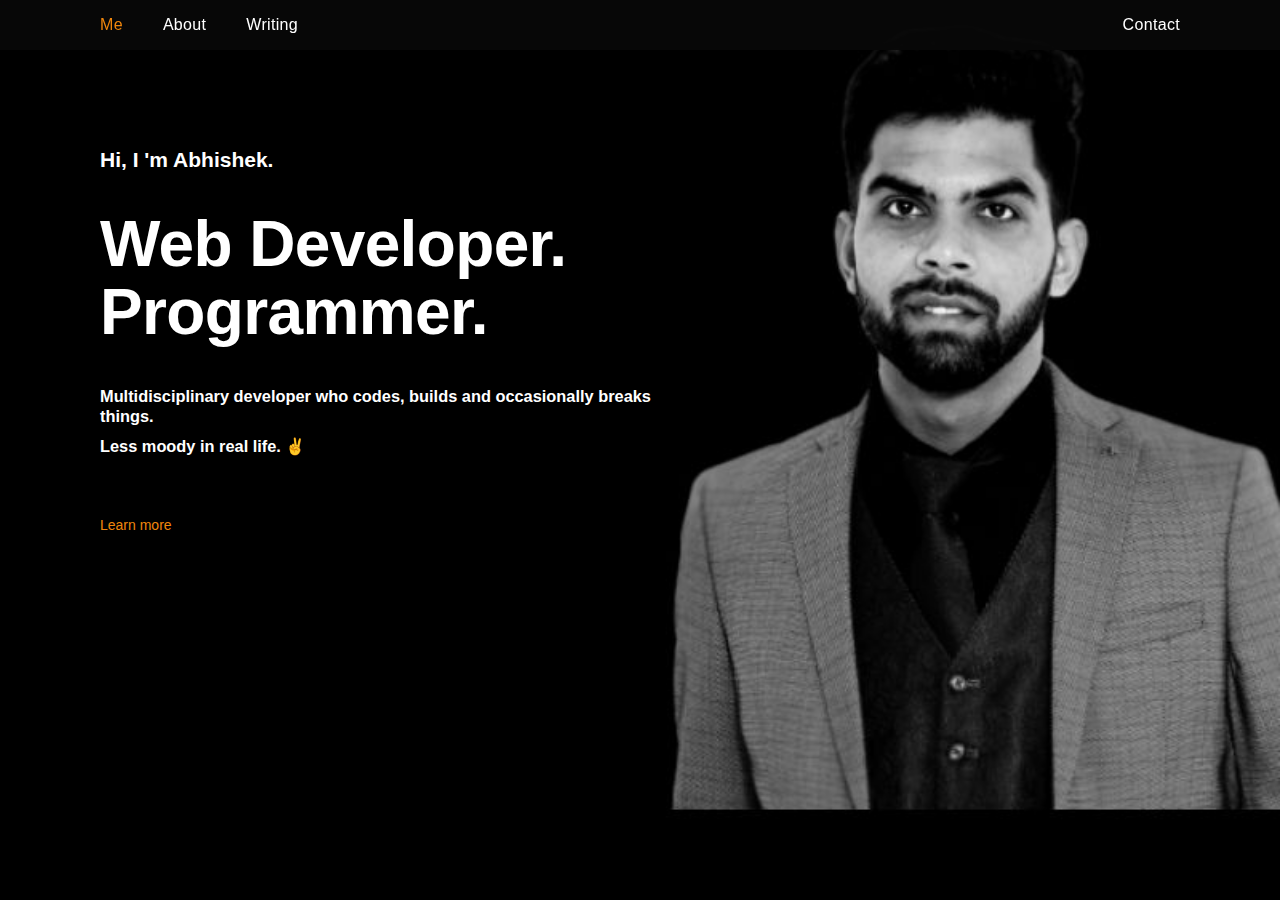
<file: index.html>
<!DOCTYPE html>
<!-- class="wow fadeInUp animated animated" data-wow-duration="1000ms" data-wow-delay=".2s" -->
<html>

<head>
  <meta charset="utf-8" />
  <title>ABHSIHEK VISHALA - Web Developer</title>
  <script src="https://code.jquery.com/jquery-3.6.4.min.js" integrity="sha256-oP6HI9z1XaZNBrJURtCoUT5SUnxFr8s3BzRl+cbzUq8=" crossorigin="anonymous"></script>
  <link rel="stylesheet" href="./css/animation.css" />
  <link href="./css/css.css" rel="stylesheet" type="text/css" />
  <style>
    body {
      font-family: -apple-system, BlinkMacSystemFont, "Segoe UI", Roboto,
        Helvetica, Arial, sans-serif, "Apple Color Emoji", "Segoe UI Emoji",
        "Segoe UI Symbol";
    }
  </style>
</head>

<body class="body">
  <div id="navbar-desktop" class="navbar-desktop w-hidden-small w-hidden-tiny w-nav">
    <nav role="navigation" class="nav-menu-2 w-clearfix w-nav-menu">
      <a href="index.html" aria-current="page" class="nav-link-desktop nav-link-nad w-nav-link w--current">Me</a>
      <a href="about.html" class="nav-link-desktop w-nav-link">About</a>
      <!--    <a href="/building" id="navbar-building" class="nav-link-desktop nav-link-building w-nav-link">Work</a>           -->
      <a href="writing.html" class="nav-link-desktop w-nav-link">Writing</a>
      <a href="contact.html" class="nav-link-desktop nav-link-contact w-nav-link">Contact</a>
    </nav>
    <div class="navbar-desktop-container w-container">
      <div class="w-nav-button">
        <div class="w-icon-nav-menu"></div>
      </div>
    </div>
  </div>

  <div class="inline-parent inline-hero inline-hero--home">
    <div class="content-parent ">
      <div class="title-parent title-home t wow fadeInUp animated" data-wow-duration="1000ms" data-wow-delay=".2s">
        <h2 class="title title-nad">Hi, I &#x27;m Abhishek.</h2>
      </div>
      <div class="title-parent title-home t wow fadeInUp animated" data-wow-duration="1000ms" data-wow-delay=".3s">
        <h1 class="title">Web Developer. Programmer.<br /></h1>
      </div>
      <div class="title-parent title-home t wow fadeInUp animated" data-wow-duration="1000ms" data-wow-delay=".4s">
        <h3 class="title subtitle subtitle-home">
          Multidisciplinary developer who codes, builds and occasionally
          breaks things.
        </h3>
        <h3 class="title subtitle subtitle-home t">
          Less moody in real life. ✌️
        </h3>
      </div>
      <div class="title-parent title-home title-home--hack t wow fadeInUp animated" data-wow-duration="1000ms" data-wow-delay=".5s">
        <h4 class="title-link">
          <a href="about.html" class="link">
            Learn more <span class="chevron"></span>
          </a>
        </h4>
      </div>
    </div>
  </div>
  <script src="./js/animation.js"></script>
</body>

</html>
</file>
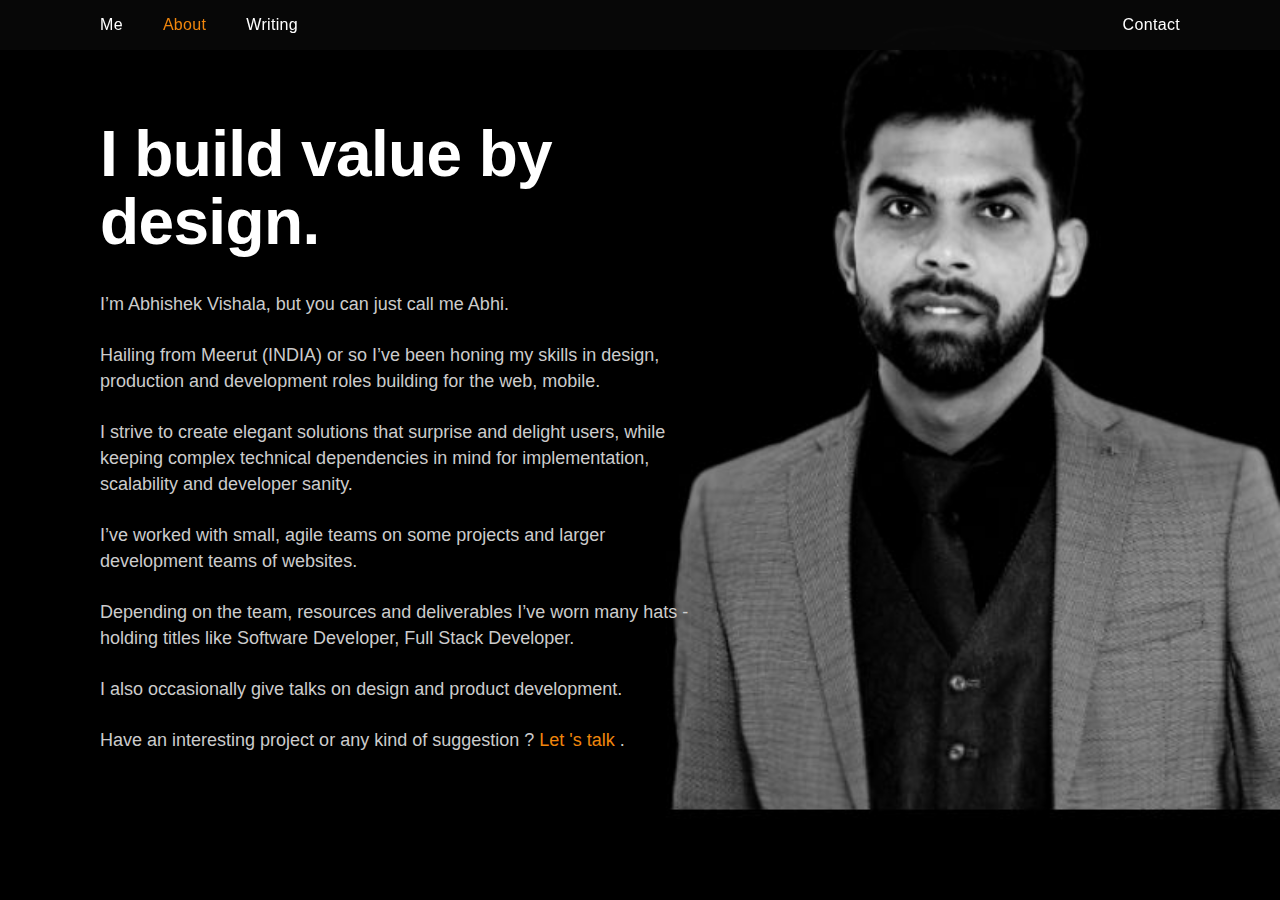
<file: about.html>
<!DOCTYPE html>
<html>

<head>
  <meta charset="utf-8" />
  <title>About Abhishek</title>
  <script src="https://code.jquery.com/jquery-3.6.4.min.js"
    integrity="sha256-oP6HI9z1XaZNBrJURtCoUT5SUnxFr8s3BzRl+cbzUq8=" crossorigin="anonymous"></script>
  <link rel="stylesheet" href="./css/animation.css" />
  <link href="./css/css.css" rel="stylesheet" type="text/css" />

  <style>
    body {
      font-family: -apple-system, BlinkMacSystemFont, "Segoe UI", Roboto,
        Helvetica, Arial, sans-serif, "Apple Color Emoji", "Segoe UI Emoji",
        "Segoe UI Symbol";
    }
  </style>
</head>

<body class="body">
  <div id="navbar-desktop" class="navbar-desktop w-hidden-small w-hidden-tiny w-nav">
    <nav role="navigation" class="nav-menu-2 w-clearfix w-nav-menu">
      <a href="index.html" class="nav-link-desktop nav-link-nad w-nav-link">Me</a>
      <a href="about.html" aria-current="page" class="nav-link-desktop w-nav-link w--current">About</a>
      <!--<a href="/building" id="navbar-building" class="nav-link-desktop nav-link-building w-nav-link">Work</a>     -->
      <a href="writing.html" class="nav-link-desktop w-nav-link">Writing</a>
      <a href="contact.html" class="nav-link-desktop nav-link-contact w-nav-link">Contact</a>
    </nav>
    <div class="navbar-desktop-container w-container">
      <div class="w-nav-button">
        <div class="w-icon-nav-menu"></div>
      </div>
    </div>
  </div>

  <div class="inline-parent inline-hero">
    <div class="content-parent">
      <h1 class="title wow fadeInUp animated" data-wow-duration="1000ms" data-wow-delay=".2s">I build value by design.</h1>
      <p class="paragraph content-paragraph wow fadeInUp animated" data-wow-duration="1000ms" data-wow-delay=".2s">
        I’m Abhishek Vishala, but you can just call me Abhi.
      </p>
      <p class="paragraph content-paragraph wow fadeInUp animated" data-wow-duration="1000ms" data-wow-delay=".3s">
        Hailing from Meerut (INDIA) or so I’ve been honing my skills in
        design, production and development roles building for the web,
        mobile.
      </p>
      <p class="paragraph content-paragraph wow fadeInUp animated" data-wow-duration="1000ms" data-wow-delay=".4s">
        I strive to create elegant solutions that surprise and delight users,
        while keeping complex technical dependencies in mind for
        implementation, scalability and developer sanity.
      </p>
      <p class="paragraph content-paragraph wow fadeInUp animated" data-wow-duration="1000ms" data-wow-delay=".5s">
        I’ve worked with small, agile teams on some projects and larger
        development teams of websites.
      </p>
      <p class="paragraph content-paragraph wow fadeInUp animated" data-wow-duration="1000ms" data-wow-delay=".6s">
        Depending on the team, resources and deliverables I’ve worn many hats
         - holding titles like Software Developer, Full Stack Developer.
      </p>
      <p class="paragraph content-paragraph wow fadeInUp animated" data-wow-duration="1000ms" data-wow-delay=".7s">
        I also occasionally give talks on design and product development.
      </p>
      <p class="paragraph content-paragraph wow fadeInUp animated" data-wow-duration="1000ms" data-wow-delay=".8s">
        Have an interesting project or any kind of suggestion ? <a href="contact.html" class="link">Let &#x27;s talk</a>
        .
      </p>
    </div>
  </div>
  <script src="./js/animation.js"></script>
</body>

</html>
</file>
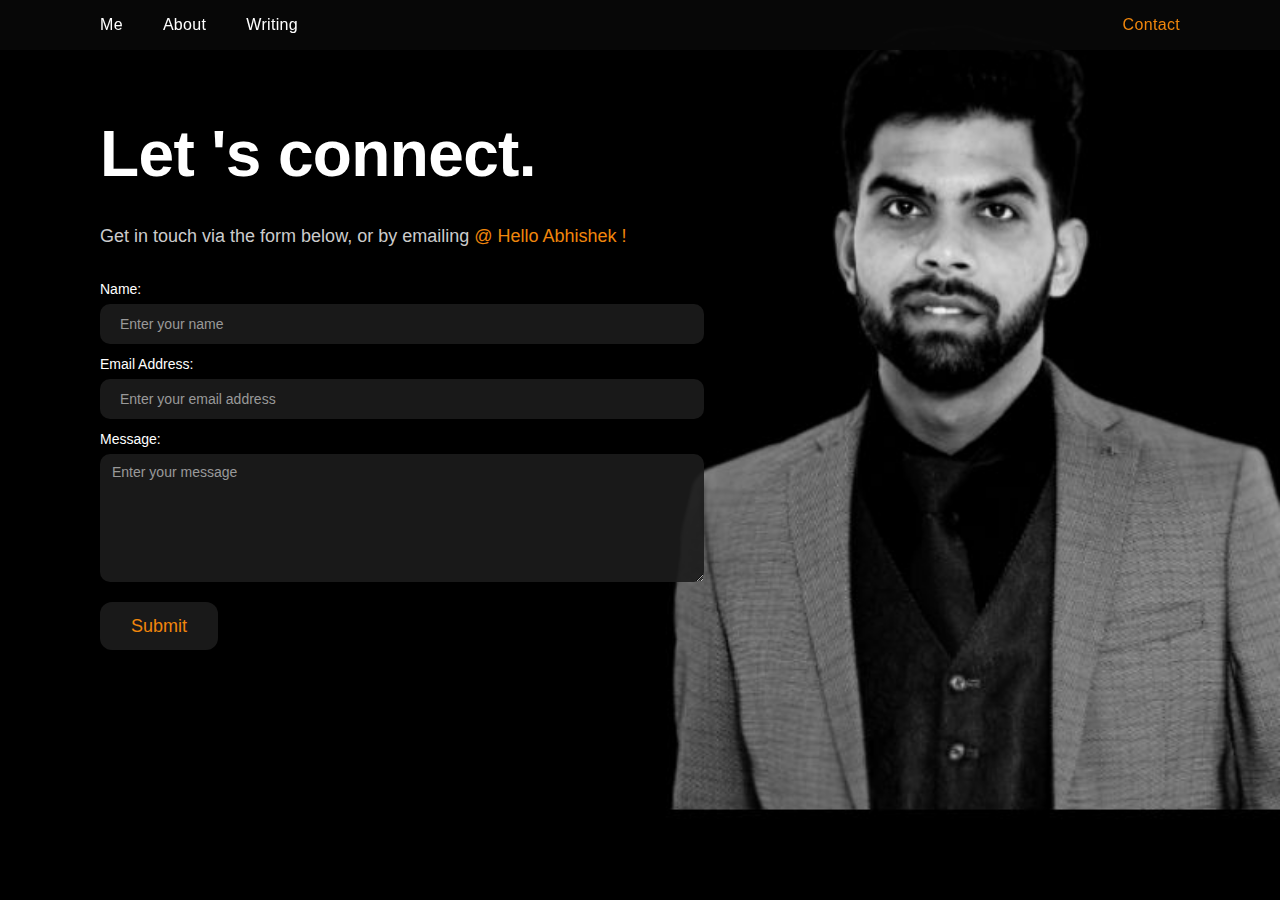
<file: contact.html>
<!DOCTYPE html>
<html>

<head>
  <meta charset="utf-8" />
  <title>Contact Abhishek</title>
  <script src="https://code.jquery.com/jquery-3.6.4.min.js"
    integrity="sha256-oP6HI9z1XaZNBrJURtCoUT5SUnxFr8s3BzRl+cbzUq8=" crossorigin="anonymous"></script>
  <link rel="stylesheet" href="./css/animation.css" />
  <link href="./css/css.css" rel="stylesheet" type="text/css" />
  <script src="./js/contact.js"></script>
  <style>
    body {
      font-family: -apple-system, BlinkMacSystemFont, "Segoe UI", Roboto,
        Helvetica, Arial, sans-serif, "Apple Color Emoji", "Segoe UI Emoji",
        "Segoe UI Symbol";
    }
  </style>
</head>

<body class="body">
  <div id="navbar-desktop" class="navbar-desktop w-hidden-small w-hidden-tiny w-nav">
    <nav role="navigation" class="nav-menu-2 w-clearfix w-nav-menu">
      <a href="index.html" class="nav-link-desktop nav-link-nad w-nav-link">Me</a>
      <a href="about.html" class="nav-link-desktop w-nav-link">About</a>
      <a href="writing.html" class="nav-link-desktop w-nav-link">Writing</a>
      <a href="contact.html" aria-current="page"
        class="nav-link-desktop nav-link-contact w-nav-link w--current">Contact</a>
    </nav>
    <div class="navbar-desktop-container w-container">
      <div class="w-nav-button">
        <div class="w-icon-nav-menu"></div>
      </div>
    </div>
  </div>

  <div class="inline-parent inline-hero">
    <div class="content-parent">
      <h1 class="title wow fadeInUp animated" data-wow-duration="1000ms" data-wow-delay=".2s">Let &#x27;s connect.</h1>
      <p class="paragraph content-paragraph wow fadeInUp animated" data-wow-duration="1000ms" data-wow-delay=".4s">
        Get in touch via the form below, or by emailing <a href="mailto:abhishekvishala@gmail.com?subject=Hello!"
          class="link">@ Hello Abhishek !</a>
      </p>
      <div class="form-parent w-form wow fadeInUp animated" data-wow-duration="1000ms" data-wow-delay=".6s">
        <form action="mailto:abhishekvishala@gmail.com" method="post">
          <label for="name" class="form-label">Name:</label>
          <input type="text" class="form-input w-input" autofocus="true" maxlength="256" placeholder="Enter your name"
            required="" />
          <label for="email" class="form-label">Email Address:</label>
          <input type="email" name="email" placeholder="Enter your email address" maxlength="256" required=""
            class="form-input w-input" />
          <label for="Message" class="form-label">Message:</label>
          <textarea placeholder="Enter your message" maxlength="5000" required=""
            class="form-input form-message w-input"></textarea>
          <input type="submit" value="Submit" class="form-submit w-button" />
        </form>
        <div class="form-success w-form-done" id="thank-you-message">
          <div class="form-success-wrapper " >
            <div class="form-success-text ">
              Thanks for getting in touch! 😃<br />I &#x27;ll get back to you
              by email as soon as I can.
            </div>
            <h4 class="title-link" >
              <a href="index.html" class="link">
                <span class="chevron-back"></span>
                Home
              </a>
            </h4>
          </div>
        </div>
        <div class="form-error w-form-fail" id="thank-you-message">
          <div>
            Oops! Something went wrong. 😢<br />
            If the problem persists, please get in touch by emailing
            <a href="mailto:abhishekvishala@gmail.com?subject=Hello" class="link">abhishekvishala@gmail.com</a>
            .
          </div>
        </div>
      </div>
    </div>
  </div>

  <script src="./js/animation.js"></script>
</body>
<script>
  const form = document.querySelector('form');
  const thankYouMessage = document.getElementById('thank-you-message');
  form.addEventListener('submit', (e) => {
    e.preventDefault();
    thankYouMessage.classList.remove('thank-you-message');
    setTimeout(() => form.submit(), 2000);
  });
</script>

</html>
</file>
<file: css/animation.css>
select,
textarea,
input[type="text"],
input[type="password"],
input[type="datetime"],
input[type="datetime-local"],
input[type="date"],
input[type="month"],
input[type="time"],
input[type="week"],
input[type="number"],
input[type="email"],
input[type="url"],
input[type="search"],
input[type="tel"],
input[type="color"],
/* .uneditable-input {
  -webkit-border-radius: 0;
     -moz-border-radius: 0;
}
.form-control {
  -webkit-border-radius: 0;
     -moz-border-radius: 0;
} */

input.input-block-level{
	padding:20px;
}

.input-append input,
.input-prepend input,
.input-append select,
.input-prepend select,
.input-append .uneditable-input,
.input-prepend .uneditable-input {
  -webkit-border-radius: 0 0 0 0;
     -moz-border-radius: 0 0 0 0;
          border-radius: 0 0 0 0;
}

.input-prepend .add-on:first-child,
.input-prepend .btn:first-child {
  -webkit-border-radius: 0 0 0 0;
     -moz-border-radius: 0 0 0 0;
          border-radius: 0 0 0 0;
}

.input-append input,
.input-append select,
.input-append .uneditable-input {
  -webkit-border-radius: 0 0 0 0;
     -moz-border-radius: 0 0 0 0;
          border-radius: 0 0 0 0;
}

.input-append input + .btn-group .btn:last-child,
.input-append select + .btn-group .btn:last-child,
.input-append .uneditable-input + .btn-group .btn:last-child {
  -webkit-border-radius: 0 0 0 0;
     -moz-border-radius: 0 0 0 0;
          border-radius: 0 0 0 0;
}


.input-append .add-on:last-child,
.input-append .btn:last-child,
.input-append .btn-group:last-child > .dropdown-toggle {
  -webkit-border-radius: 0 0 0 0;
     -moz-border-radius: 0 0 0 0;
          border-radius: 0 0 0 0;
}

.input-prepend.input-append input,
.input-prepend.input-append select,
.input-prepend.input-append .uneditable-input {
  -webkit-border-radius: 0;
     -moz-border-radius: 0;
          border-radius: 0;
}

.input-prepend.input-append input + .btn-group .btn,
.input-prepend.input-append select + .btn-group .btn,
.input-prepend.input-append .uneditable-input + .btn-group .btn {
  -webkit-border-radius: 0 0 0 0;
     -moz-border-radius: 0 0 0 0;
          border-radius: 0 0 0 0;
}

.input-prepend.input-append .add-on:first-child,
.input-prepend.input-append .btn:first-child {
  margin-right: -1px;
  -webkit-border-radius: 0 0 0 0;
     -moz-border-radius: 0 0 0 0;
          border-radius: 0 0 0 0;
}

.input-prepend.input-append .add-on:last-child,
.input-prepend.input-append .btn:last-child {
  margin-left: -1px;
  -webkit-border-radius: 0 0 0 0;
     -moz-border-radius: 0 0 0 0;
          border-radius: 0 0 0 0;
}

textarea:focus,
input[type="text"]:focus,
input[type="password"]:focus,
input[type="datetime"]:focus,
input[type="datetime-local"]:focus,
input[type="date"]:focus,
input[type="month"]:focus,
input[type="time"]:focus,
input[type="week"]:focus,
input[type="number"]:focus,
input[type="email"]:focus,
input[type="url"]:focus,
input[type="search"]:focus,
input[type="tel"]:focus,
input[type="color"]:focus,
.uneditable-input:focus {
  outline: 0;
  outline: thin dotted \9;
  /* IE6-9 */

}

input.search-query {
  margin-bottom: 0;
  -webkit-border-radius: 0 0 0 0;
     -moz-border-radius: 0 0 0 0;
          border-radius: 0 0 0 0;
}

.form-search .input-append .search-query {
  -webkit-border-radius: 0 0 0 0;
     -moz-border-radius: 0 0 0 0;
          border-radius: 0 0 0 0;
}

.form-search .input-append .btn {
  -webkit-border-radius: 0 0 0 0;
     -moz-border-radius: 0 0 0 0;
          border-radius: 0 0 0 0;
}

.form-search .input-prepend .search-query {
  -webkit-border-radius: 0 0 0 0;
     -moz-border-radius: 0 0 0 0;
          border-radius: 0 0 0 0;
}

.form-search .input-prepend .btn {
  -webkit-border-radius: 0 0 0 0;
     -moz-border-radius: 0 0 0 0;
          border-radius: 0 0 0 0;
}

.table-bordered {
  -webkit-border-radius: 0 0 0 0;
     -moz-border-radius: 0 0 0 0;
          border-radius: 0 0 0 0;
}


.dropdown-menu {
  *border-right-width: 0;
  *border-bottom-width: 0;
  -webkit-border-radius: 0;
     -moz-border-radius: 0;
          border-radius: 0;

}

.dropdown-submenu > .dropdown-menu {
  -webkit-border-radius: 0 0 0 0;
     -moz-border-radius: 0 0 0 0;
          border-radius: 0 0 0 0;
}

.dropup .dropdown-submenu > .dropdown-menu {
  -webkit-border-radius: 0 0 0 0;
     -moz-border-radius: 0 0 0 0;
          border-radius: 0 0 0 0;
}


/* === bootstrap button === */


.btn {
	font-weight: 700;
	text-transform: uppercase;
  text-shadow: none;
  background-image:none;
  border-color: none;
  border-bottom-color: none;
  -webkit-box-shadow: none;
     -moz-box-shadow: none;
          box-shadow: none;
}

.btn {
	outline:0;
  -webkit-border-radius: 0;
     -moz-border-radius: 0;
          border-radius: 0;
}


a.btn,.btn:focus {
	outline:0;
	
}

.btn-medium {
  -webkit-border-radius: 0;
     -moz-border-radius: 0;
          border-radius: 0;
}

.btn-lg {
  -webkit-border-radius: 0;
     -moz-border-radius: 0;
          border-radius: 0;
}

.btn-sm {
  -webkit-border-radius: 0;
     -moz-border-radius: 0;
          border-radius: 0;
}

.btn-xs {
  -webkit-border-radius: 0;
     -moz-border-radius: 0;
          border-radius: 0;
}

@font-face {
	font-family: 'icomoon';
	src:url('../fonts/icomoon/icomoon.eot');
	src:url('../fonts/icomoon/icomoon.eot?#iefix') format('embedded-opentype'),
		url('../fonts/icomoon/icomoon.woff') format('woff'),
		url('../fonts/icomoon/icomoon.ttf') format('truetype'),
		url('../fonts/iicomoon/comoon.svg#icomoon') format('svg');
	font-weight: normal;
	font-style: normal;
}

.menu-area {
	left:0;
	position: fixed;
	z-index: 9999;
}

.menu-area:nth-child(2) {
	min-height: 400px;
	box-shadow: -1px 0 0 rgba(0,0,0,0.1);
	background: url(../images/clickhere.png) 90px 0 no-repeat;
}

.menu-area:last-child:before {
	content: '';
	position: absolute;
	height: 7px;
	background: #222;
	top: 100px;
	left: 10px;
}


/* Common styles of menus */

.dl-menuwrapper {
	width: 100%;
	max-width: 300px;
	float: left;
	position: relative;
	-webkit-perspective: 1000px;
	-moz-perspective: 1000px;
	perspective: 1000px;
	-webkit-perspective-origin: 50% 200%;
	-moz-perspective-origin: 50% 200%;
	perspective-origin: 50% 200%;
}

.dl-menuwrapper:first-child {
	padding-right: 100px;
}

.dl-menuwrapper button {
	background: #222;
	border: none;
	width: 48px;
	height: 45px;
	text-indent: -900em;
	overflow: hidden;
	position: relative;
	cursor: pointer;
	outline: none;
}

.dl-menuwrapper button:hover,
.dl-menuwrapper button.dl-active,
.dl-menuwrapper ul {
	background: #555;
}

.dl-menuwrapper button:after {
	content: '';
	position: absolute;
	width: 48%;
	height: 2px;
	background: #fff;
	top: 10px;
	left: 24%;
	box-shadow: 
		0 10px 0 #fff, 
		0 20px 0 #fff;
}

.dl-menuwrapper ul {
	padding: 0;
	list-style: none;
	-webkit-transform-style: preserve-3d;
	-moz-transform-style: preserve-3d;
	transform-style: preserve-3d;
}

.dl-menuwrapper li {
	position: relative;
}

.dl-menuwrapper li a {
	text-align: left;
	display: block;
	position: relative;
	padding: 15px 20px;
	font-size: 16px;
	line-height: 20px;
	font-weight: 300;
	color: #fff;
	outline: none;
}

.no-touch .dl-menuwrapper li a:hover {
	background: rgba(255,248,213,0.1);
	text-decoration: none;
}
.no-touch .dl-menuwrapper li a:focus {
	background: rgba(255,248,213,0.1);
	text-decoration: none;
}
.dl-menuwrapper li.dl-back > a {
	padding-left: 30px;
	background: rgba(0,0,0,0.1);
}

.dl-menuwrapper li.dl-back:after,
.dl-menuwrapper li > a:not(:only-child):after {
	position: absolute;
	top: 0;
	line-height: 50px;
	font-family: 'icomoon';
	speak: none;
	-webkit-font-smoothing: antialiased;
	content: "\e000";
}

.dl-menuwrapper li.dl-back:after {
	left: 10px;
	color: rgba(212,204,198,0.3);
	-webkit-transform: rotate(180deg);
	-moz-transform: rotate(180deg);
	transform: rotate(180deg);
}

.dl-menuwrapper li > a:after {
	right: 10px;
	color: rgba(0,0,0,0.15);
}

.dl-menuwrapper .dl-menu {
	margin: 5px 0 0 0;
	position: absolute;
	width: 100%;
	opacity: 0;
	pointer-events: none;
	-webkit-transform: translateY(10px);
	-moz-transform: translateY(10px);
	transform: translateY(10px);
	-webkit-backface-visibility: hidden;
	-moz-backface-visibility: hidden;
	backface-visibility: hidden;
}

.dl-menuwrapper .dl-menu.dl-menu-toggle {
	-webkit-transition: all 0.3s ease;
	-moz-transition: all 0.3s ease;
	transition: all 0.3s ease;
}

.dl-menuwrapper .dl-menu.dl-menuopen {
	opacity: 1;
	pointer-events: auto;
	-webkit-transform: translateY(0px);
	-moz-transform: translateY(0px);
	transform: translateY(0px);
}

/* Hide the inner submenus */
.dl-menuwrapper li .dl-submenu {
	display: none;
}

/* 
When a submenu is openend, we will hide all li siblings.
For that we give a class to the parent menu called "dl-subview".
We also hide the submenu link. 
The opened submenu will get the class "dl-subviewopen".
All this is done for any sub-level being entered.
*/
.dl-menu.dl-subview li,
.dl-menu.dl-subview li.dl-subviewopen > a,
.dl-menu.dl-subview li.dl-subview > a {
	display: none;
}

.dl-menu.dl-subview li.dl-subview,
.dl-menu.dl-subview li.dl-subview .dl-submenu,
.dl-menu.dl-subview li.dl-subviewopen,
.dl-menu.dl-subview li.dl-subviewopen > .dl-submenu,
.dl-menu.dl-subview li.dl-subviewopen > .dl-submenu > li {
	display: block;
}

/* Dynamically added submenu outside of the menu context */
.dl-menuwrapper > .dl-submenu {
	position: absolute;
	width: 100%;
	top: 50px;
	left: 0;
	margin: 0;
}

/* Animation classes for moving out and in */

.dl-menu.dl-animate-out-1 {
	-webkit-animation: MenuAnimOut1 0.4s;
	-moz-animation: MenuAnimOut1 0.4s;
	animation: MenuAnimOut1 0.4s;
}

.dl-menu.dl-animate-out-2 {
	-webkit-animation: MenuAnimOut2 0.3s ease-in-out;
	-moz-animation: MenuAnimOut2 0.3s ease-in-out;
	animation: MenuAnimOut2 0.3s ease-in-out;
}

.dl-menu.dl-animate-out-3 {
	-webkit-animation: MenuAnimOut3 0.4s ease;
	-moz-animation: MenuAnimOut3 0.4s ease;
	animation: MenuAnimOut3 0.4s ease;
}

.dl-menu.dl-animate-out-4 {
	-webkit-animation: MenuAnimOut4 0.4s ease;
	-moz-animation: MenuAnimOut4 0.4s ease;
	animation: MenuAnimOut4 0.4s ease;
}

.dl-menu.dl-animate-out-5 {
	-webkit-animation: MenuAnimOut5 0.4s ease;
	-moz-animation: MenuAnimOut5 0.4s ease;
	animation: MenuAnimOut5 0.4s ease;
}

@-webkit-keyframes MenuAnimOut1 {
	50% {
		-webkit-transform: translateZ(-250px) rotateY(30deg);
	}
	75% {
		-webkit-transform: translateZ(-372.5px) rotateY(15deg);
		opacity: .5;
	}
	100% {
		-webkit-transform: translateZ(-500px) rotateY(0deg);
		opacity: 0;
	}
}

@-webkit-keyframes MenuAnimOut2 {
	100% {
		-webkit-transform: translateX(-100%);
		opacity: 0;
	}
}

@-webkit-keyframes MenuAnimOut3 {
	100% {
		-webkit-transform: translateZ(300px);
		opacity: 0;
	}
}

@-webkit-keyframes MenuAnimOut4 {
	100% {
		-webkit-transform: translateZ(-300px);
		opacity: 0;
	}
}

@-webkit-keyframes MenuAnimOut5 {
	100% {
		-webkit-transform: translateY(40%);
		opacity: 0;
	}
}

@-moz-keyframes MenuAnimOut1 {
	50% {
		-moz-transform: translateZ(-250px) rotateY(30deg);
	}
	75% {
		-moz-transform: translateZ(-372.5px) rotateY(15deg);
		opacity: .5;
	}
	100% {
		-moz-transform: translateZ(-500px) rotateY(0deg);
		opacity: 0;
	}
}

@-moz-keyframes MenuAnimOut2 {
	100% {
		-moz-transform: translateX(-100%);
		opacity: 0;
	}
}

@-moz-keyframes MenuAnimOut3 {
	100% {
		-moz-transform: translateZ(300px);
		opacity: 0;
	}
}

@-moz-keyframes MenuAnimOut4 {
	100% {
		-moz-transform: translateZ(-300px);
		opacity: 0;
	}
}

@-moz-keyframes MenuAnimOut5 {
	100% {
		-moz-transform: translateY(40%);
		opacity: 0;
	}
}

@keyframes MenuAnimOut1 {
	50% {
		transform: translateZ(-250px) rotateY(30deg);
	}
	75% {
		transform: translateZ(-372.5px) rotateY(15deg);
		opacity: .5;
	}

	100% {
		transform: translateZ(-500px) rotateY(0deg);
		opacity: 0;
	}
}

@keyframes MenuAnimOut2 {
	100% {
		transform: translateX(-100%);
		opacity: 0;
	}
}

@keyframes MenuAnimOut3 {
	100% {
		transform: translateZ(300px);
		opacity: 0;
	}
}

@keyframes MenuAnimOut4 {
	100% {
		transform: translateZ(-300px);
		opacity: 0;
	}
}

@keyframes MenuAnimOut5 {
	100% {
		transform: translateY(40%);
		opacity: 0;
	}
}

.dl-menu.dl-animate-in-1 {
	-webkit-animation: MenuAnimIn1 0.3s;
	-moz-animation: MenuAnimIn1 0.3s;
	animation: MenuAnimIn1 0.3s;
}

.dl-menu.dl-animate-in-2 {
	-webkit-animation: MenuAnimIn2 0.3s ease-in-out;
	-moz-animation: MenuAnimIn2 0.3s ease-in-out;
	animation: MenuAnimIn2 0.3s ease-in-out;
}

.dl-menu.dl-animate-in-3 {
	-webkit-animation: MenuAnimIn3 0.4s ease;
	-moz-animation: MenuAnimIn3 0.4s ease;
	animation: MenuAnimIn3 0.4s ease;
}

.dl-menu.dl-animate-in-4 {
	-webkit-animation: MenuAnimIn4 0.4s ease;
	-moz-animation: MenuAnimIn4 0.4s ease;
	animation: MenuAnimIn4 0.4s ease;
}

.dl-menu.dl-animate-in-5 {
	-webkit-animation: MenuAnimIn5 0.4s ease;
	-moz-animation: MenuAnimIn5 0.4s ease;
	animation: MenuAnimIn5 0.4s ease;
}

@-webkit-keyframes MenuAnimIn1 {
	0% {
		-webkit-transform: translateZ(-500px) rotateY(0deg);
		opacity: 0;
	}
	20% {
		-webkit-transform: translateZ(-250px) rotateY(30deg);
		opacity: 0.5;
	}
	100% {
		-webkit-transform: translateZ(0px) rotateY(0deg);
		opacity: 1;
	}
}

@-webkit-keyframes MenuAnimIn2 {
	0% {
		-webkit-transform: translateX(-100%);
		opacity: 0;
	}
	100% {
		-webkit-transform: translateX(0px);
		opacity: 1;
	}
}

@-webkit-keyframes MenuAnimIn3 {
	0% {
		-webkit-transform: translateZ(300px);
		opacity: 0;
	}
	100% {
		-webkit-transform: translateZ(0px);
		opacity: 1;
	}
}

@-webkit-keyframes MenuAnimIn4 {
	0% {
		-webkit-transform: translateZ(-300px);
		opacity: 0;
	}
	100% {
		-webkit-transform: translateZ(0px);
		opacity: 1;
	}
}

@-webkit-keyframes MenuAnimIn5 {
	0% {
		-webkit-transform: translateY(40%);
		opacity: 0;
	}
	100% {
		-webkit-transform: translateY(0);
		opacity: 1;
	}
}

@-moz-keyframes MenuAnimIn1 {
	0% {
		-moz-transform: translateZ(-500px) rotateY(0deg);
		opacity: 0;
	}
	20% {
		-moz-transform: translateZ(-250px) rotateY(30deg);
		opacity: 0.5;
	}
	100% {
		-moz-transform: translateZ(0px) rotateY(0deg);
		opacity: 1;
	}
}

@-moz-keyframes MenuAnimIn2 {
	0% {
		-moz-transform: translateX(-100%);
		opacity: 0;
	}
	100% {
		-moz-transform: translateX(0px);
		opacity: 1;
	}
}

@-moz-keyframes MenuAnimIn3 {
	0% {
		-moz-transform: translateZ(300px);
		opacity: 0;
	}
	100% {
		-moz-transform: translateZ(0px);
		opacity: 1;
	}
}

@-moz-keyframes MenuAnimIn4 {
	0% {
		-moz-transform: translateZ(-300px);
		opacity: 0;
	}
	100% {
		-moz-transform: translateZ(0px);
		opacity: 1;
	}
}

@-moz-keyframes MenuAnimIn5 {
	0% {
		-moz-transform: translateY(40%);
		opacity: 0;
	}
	100% {
		-moz-transform: translateY(0);
		opacity: 1;
	}
}

@keyframes MenuAnimIn1 {
	0% {
		transform: translateZ(-500px) rotateY(0deg);
		opacity: 0;
	}
	20% {
		transform: translateZ(-250px) rotateY(30deg);
		opacity: 0.5;
	}
	100% {
		transform: translateZ(0px) rotateY(0deg);
		opacity: 1;
	}
}

@keyframes MenuAnimIn2 {
	0% {
		transform: translateX(-100%);
		opacity: 0;
	}
	100% {
		transform: translateX(0px);
		opacity: 1;
	}
}

@keyframes MenuAnimIn3 {
	0% {
		transform: translateZ(300px);
		opacity: 0;
	}
	100% {
		transform: translateZ(0px);
		opacity: 1;
	}
}

@keyframes MenuAnimIn4 {
	0% {
		transform: translateZ(-300px);
		opacity: 0;
	}
	100% {
		transform: translateZ(0px);
		opacity: 1;
	}
}

@keyframes MenuAnimIn5 {
	0% {
		transform: translateY(40%);
		opacity: 0;
	}
	100% {
		transform: translateY(0);
		opacity: 1;
	}
}

.dl-menuwrapper > .dl-submenu.dl-animate-in-1 {
	-webkit-animation: SubMenuAnimIn1 0.4s ease;
	-moz-animation: SubMenuAnimIn1 0.4s ease;
	animation: SubMenuAnimIn1 0.4s ease;
}

.dl-menuwrapper > .dl-submenu.dl-animate-in-2 {
	-webkit-animation: SubMenuAnimIn2 0.3s ease-in-out;
	-moz-animation: SubMenuAnimIn2 0.3s ease-in-out;
	animation: SubMenuAnimIn2 0.3s ease-in-out;
}

.dl-menuwrapper > .dl-submenu.dl-animate-in-3 {
	-webkit-animation: SubMenuAnimIn3 0.4s ease;
	-moz-animation: SubMenuAnimIn3 0.4s ease;
	animation: SubMenuAnimIn3 0.4s ease;
}

.dl-menuwrapper > .dl-submenu.dl-animate-in-4 {
	-webkit-animation: SubMenuAnimIn4 0.4s ease;
	-moz-animation: SubMenuAnimIn4 0.4s ease;
	animation: SubMenuAnimIn4 0.4s ease;
}

.dl-menuwrapper > .dl-submenu.dl-animate-in-5 {
	-webkit-animation: SubMenuAnimIn5 0.4s ease;
	-moz-animation: SubMenuAnimIn5 0.4s ease;
	animation: SubMenuAnimIn5 0.4s ease;
}

@-webkit-keyframes SubMenuAnimIn1 {
	0% {
		-webkit-transform: translateX(50%);
		opacity: 0;
	}
	100% {
		-webkit-transform: translateX(0px);
		opacity: 1;
	}
}

@-webkit-keyframes SubMenuAnimIn2 {
	0% {
		-webkit-transform: translateX(100%);
		opacity: 0;
	}
	100% {
		-webkit-transform: translateX(0px);
		opacity: 1;
	}
}

@-webkit-keyframes SubMenuAnimIn3 {
	0% {
		-webkit-transform: translateZ(-300px);
		opacity: 0;
	}
	100% {
		-webkit-transform: translateZ(0px);
		opacity: 1;
	}
}

@-webkit-keyframes SubMenuAnimIn4 {
	0% {
		-webkit-transform: translateZ(300px);
		opacity: 0;
	}
	100% {
		-webkit-transform: translateZ(0px);
		opacity: 1;
	}
}

@-webkit-keyframes SubMenuAnimIn5 {
	0% {
		-webkit-transform: translateZ(-200px);
		opacity: 0;
	}
	100% {
		-webkit-transform: translateZ(0);
		opacity: 1;
	}
}

@-moz-keyframes SubMenuAnimIn1 {
	0% {
		-moz-transform: translateX(50%);
		opacity: 0;
	}
	100% {
		-moz-transform: translateX(0px);
		opacity: 1;
	}
}

@-moz-keyframes SubMenuAnimIn2 {
	0% {
		-moz-transform: translateX(100%);
		opacity: 0;
	}
	100% {
		-moz-transform: translateX(0px);
		opacity: 1;
	}
}

@-moz-keyframes SubMenuAnimIn3 {
	0% {
		-moz-transform: translateZ(-300px);
		opacity: 0;
	}
	100% {
		-moz-transform: translateZ(0px);
		opacity: 1;
	}
}

@-moz-keyframes SubMenuAnimIn4 {
	0% {
		-moz-transform: translateZ(300px);
		opacity: 0;
	}
	100% {
		-moz-transform: translateZ(0px);
		opacity: 1;
	}
}

@-moz-keyframes SubMenuAnimIn5 {
	0% {
		-moz-transform: translateZ(-200px);
		opacity: 0;
	}
	100% {
		-moz-transform: translateZ(0);
		opacity: 1;
	}
}

@keyframes SubMenuAnimIn1 {
	0% {
		transform: translateX(50%);
		opacity: 0;
	}
	100% {
		transform: translateX(0px);
		opacity: 1;
	}
}

@keyframes SubMenuAnimIn2 {
	0% {
		transform: translateX(100%);
		opacity: 0;
	}
	100% {
		transform: translateX(0px);
		opacity: 1;
	}
}

@keyframes SubMenuAnimIn3 {
	0% {
		transform: translateZ(-300px);
		opacity: 0;
	}
	100% {
		transform: translateZ(0px);
		opacity: 1;
	}
}

@keyframes SubMenuAnimIn4 {
	0% {
		transform: translateZ(300px);
		opacity: 0;
	}
	100% {
		transform: translateZ(0px);
		opacity: 1;
	}
}

@keyframes SubMenuAnimIn5 {
	0% {
		transform: translateZ(-200px);
		opacity: 0;
	}
	100% {
		transform: translateZ(0);
		opacity: 1;
	}
}

.dl-menuwrapper > .dl-submenu.dl-animate-out-1 {
	-webkit-animation: SubMenuAnimOut1 0.4s ease;
	-moz-animation: SubMenuAnimOut1 0.4s ease;
	animation: SubMenuAnimOut1 0.4s ease;
}

.dl-menuwrapper > .dl-submenu.dl-animate-out-2 {
	-webkit-animation: SubMenuAnimOut2 0.3s ease-in-out;
	-moz-animation: SubMenuAnimOut2 0.3s ease-in-out;
	animation: SubMenuAnimOut2 0.3s ease-in-out;
}

.dl-menuwrapper > .dl-submenu.dl-animate-out-3 {
	-webkit-animation: SubMenuAnimOut3 0.4s ease;
	-moz-animation: SubMenuAnimOut3 0.4s ease;
	animation: SubMenuAnimOut3 0.4s ease;
}

.dl-menuwrapper > .dl-submenu.dl-animate-out-4 {
	-webkit-animation: SubMenuAnimOut4 0.4s ease;
	-moz-animation: SubMenuAnimOut4 0.4s ease;
	animation: SubMenuAnimOut4 0.4s ease;
}

.dl-menuwrapper > .dl-submenu.dl-animate-out-5 {
	-webkit-animation: SubMenuAnimOut5 0.4s ease;
	-moz-animation: SubMenuAnimOut5 0.4s ease;
	animation: SubMenuAnimOut5 0.4s ease;
}

@-webkit-keyframes SubMenuAnimOut1 {
	0% {
		-webkit-transform: translateX(0%);
		opacity: 1;
	}
	100% {
		-webkit-transform: translateX(50%);
		opacity: 0;
	}
}

@-webkit-keyframes SubMenuAnimOut2 {
	0% {
		-webkit-transform: translateX(0%);
		opacity: 1;
	}
	100% {
		-webkit-transform: translateX(100%);
		opacity: 0;
	}
}

@-webkit-keyframes SubMenuAnimOut3 {
	0% {
		-webkit-transform: translateZ(0px);
		opacity: 1;
	}
	100% {
		-webkit-transform: translateZ(-300px);
		opacity: 0;
	}
}

@-webkit-keyframes SubMenuAnimOut4 {
	0% {
		-webkit-transform: translateZ(0px);
		opacity: 1;
	}
	100% {
		-webkit-transform: translateZ(300px);
		opacity: 0;
	}
}

@-webkit-keyframes SubMenuAnimOut5 {
	0% {
		-webkit-transform: translateZ(0);
		opacity: 1;
	}
	100% {
		-webkit-transform: translateZ(-200px);
		opacity: 0;
	}
}

@-moz-keyframes SubMenuAnimOut1 {
	0% {
		-moz-transform: translateX(0%);
		opacity: 1;
	}
	100% {
		-moz-transform: translateX(50%);
		opacity: 0;
	}
}

@-moz-keyframes SubMenuAnimOut2 {
	0% {
		-moz-transform: translateX(0%);
		opacity: 1;
	}
	100% {
		-moz-transform: translateX(100%);
		opacity: 0;
	}
}

@-moz-keyframes SubMenuAnimOut3 {
	0% {
		-moz-transform: translateZ(0px);
		opacity: 1;
	}
	100% {
		-moz-transform: translateZ(-300px);
		opacity: 0;
	}
}

@-moz-keyframes SubMenuAnimOut4 {
	0% {
		-moz-transform: translateZ(0px);
		opacity: 1;
	}
	100% {
		-moz-transform: translateZ(300px);
		opacity: 0;
	}
}

@-moz-keyframes SubMenuAnimOut5 {
	0% {
		-moz-transform: translateZ(0);
		opacity: 1;
	}
	100% {
		-moz-transform: translateZ(-200px);
		opacity: 0;
	}
}

@keyframes SubMenuAnimOut1 {
	0% {
		transform: translateX(0%);
		opacity: 1;
	}
	100% {
		transform: translateX(50%);
		opacity: 0;
	}
}

@keyframes SubMenuAnimOut2 {
	0% {
		transform: translateX(0%);
		opacity: 1;
	}
	100% {
		transform: translateX(100%);
		opacity: 0;
	}
}

@keyframes SubMenuAnimOut3 {
	0% {
		transform: translateZ(0px);
		opacity: 1;
	}
	100% {
		transform: translateZ(-300px);
		opacity: 0;
	}
}

@keyframes SubMenuAnimOut4 {
	0% {
		transform: translateZ(0px);
		opacity: 1;
	}
	100% {
		transform: translateZ(300px);
		opacity: 0;
	}
}

@keyframes SubMenuAnimOut5 {
	0% {
		transform: translateZ(0);
		opacity: 1;
	}
	100% {
		transform: translateZ(-200px);
		opacity: 0;
	}
}

/* No JS Fallback */
.no-js .dl-menuwrapper .dl-menu {
	position: relative;
	opacity: 1;
	-webkit-transform: none;
	-moz-transform: none;
	transform: none;
}

.no-js .dl-menuwrapper li .dl-submenu {
	display: block;
}

.no-js .dl-menuwrapper li.dl-back {
	display: none;
}

.no-js .dl-menuwrapper li > a:not(:only-child) {
	background: rgba(0,0,0,0.1);
}

.no-js .dl-menuwrapper li > a:not(:only-child):after {
	content: '';
}

/* Colors for demos */

/* Demo 1 */
.demo-1 .dl-menuwrapper button {
	background: #c62860;
}

.demo-1 .dl-menuwrapper button:hover,
.demo-1 .dl-menuwrapper button.dl-active,
.demo-1 .dl-menuwrapper ul {
	background: #9e1847;
}

/* Demo 2 */
.demo-2 .dl-menuwrapper button {
	background: #e86814;
}

.demo-2 .dl-menuwrapper button:hover,
.demo-2 .dl-menuwrapper button.dl-active,
.demo-2 .dl-menuwrapper ul {
	background: #D35400;
}

/* Demo 3 */
.demo-3 .dl-menuwrapper button {
	background: #08cbc4;
}

.demo-3 .dl-menuwrapper button:hover,
.demo-3 .dl-menuwrapper button.dl-active,
.demo-3 .dl-menuwrapper ul {
	background: #00b4ae;
}

/* Demo 4 */
.demo-4 .dl-menuwrapper button {
	background: #90b912;
}

.demo-4 .dl-menuwrapper button:hover,
.demo-4 .dl-menuwrapper button.dl-active,
.demo-4 .dl-menuwrapper ul {
	background: #79a002;
}

/* Demo 5 */
.demo-5 .dl-menuwrapper button {
	background: #744783;
}

.demo-5 .dl-menuwrapper button:hover,
.demo-5 .dl-menuwrapper button.dl-active,
.demo-5 .dl-menuwrapper ul {
	background: #643771;
}
/* @charset "UTF-8"; */
.animated {
  -webkit-animation-duration: 1.5s;
  animation-duration: 1.5s;
  -webkit-animation-fill-mode: both;
  animation-fill-mode: both;
}

.animated.hinge {
  -webkit-animation-duration: 2s;
  animation-duration: 2s;
}

@-webkit-keyframes bounce {
  0%, 20%, 50%, 80%, 100% {
    -webkit-transform: translateY(0);
    transform: translateY(0);
  }

  40% {
    -webkit-transform: translateY(-30px);
    transform: translateY(-30px);
  }

  60% {
    -webkit-transform: translateY(-15px);
    transform: translateY(-15px);
  }
}

@keyframes bounce {
  0%, 20%, 50%, 80%, 100% {
    -webkit-transform: translateY(0);
    -ms-transform: translateY(0);
    transform: translateY(0);
  }

  40% {
    -webkit-transform: translateY(-30px);
    -ms-transform: translateY(-30px);
    transform: translateY(-30px);
  }

  60% {
    -webkit-transform: translateY(-15px);
    -ms-transform: translateY(-15px);
    transform: translateY(-15px);
  }
}

.bounce {
  -webkit-animation-name: bounce;
  animation-name: bounce;
}

@-webkit-keyframes flash {
  0%, 50%, 100% {
    opacity: 1;
  }

  25%, 75% {
    opacity: 0;
  }
}

@keyframes flash {
  0%, 50%, 100% {
    opacity: 1;
  }

  25%, 75% {
    opacity: 0;
  }
}

.flash {
  -webkit-animation-name: flash;
  animation-name: flash;
}

/* originally authored by Nick Pettit - https://github.com/nickpettit/glide */

@-webkit-keyframes pulse {
  0% {
    -webkit-transform: scale(1);
    transform: scale(1);
  }

  50% {
    -webkit-transform: scale(1.1);
    transform: scale(1.1);
  }

  100% {
    -webkit-transform: scale(1);
    transform: scale(1);
  }
}

@keyframes pulse {
  0% {
    -webkit-transform: scale(1);
    -ms-transform: scale(1);
    transform: scale(1);
  }

  50% {
    -webkit-transform: scale(1.1);
    -ms-transform: scale(1.1);
    transform: scale(1.1);
  }

  100% {
    -webkit-transform: scale(1);
    -ms-transform: scale(1);
    transform: scale(1);
  }
}

.pulse {
  -webkit-animation-name: pulse;
  animation-name: pulse;
}

@-webkit-keyframes shake {
  0%, 100% {
    -webkit-transform: translateX(0);
    transform: translateX(0);
  }

  10%, 30%, 50%, 70%, 90% {
    -webkit-transform: translateX(-10px);
    transform: translateX(-10px);
  }

  20%, 40%, 60%, 80% {
    -webkit-transform: translateX(10px);
    transform: translateX(10px);
  }
}

@keyframes shake {
  0%, 100% {
    -webkit-transform: translateX(0);
    -ms-transform: translateX(0);
    transform: translateX(0);
  }

  10%, 30%, 50%, 70%, 90% {
    -webkit-transform: translateX(-10px);
    -ms-transform: translateX(-10px);
    transform: translateX(-10px);
  }

  20%, 40%, 60%, 80% {
    -webkit-transform: translateX(10px);
    -ms-transform: translateX(10px);
    transform: translateX(10px);
  }
}

.shake {
  -webkit-animation-name: shake;
  animation-name: shake;
}

@-webkit-keyframes swing {
  20% {
    -webkit-transform: rotate(15deg);
    transform: rotate(15deg);
  }

  40% {
    -webkit-transform: rotate(-10deg);
    transform: rotate(-10deg);
  }

  60% {
    -webkit-transform: rotate(5deg);
    transform: rotate(5deg);
  }

  80% {
    -webkit-transform: rotate(-5deg);
    transform: rotate(-5deg);
  }

  100% {
    -webkit-transform: rotate(0deg);
    transform: rotate(0deg);
  }
}

@keyframes swing {
  20% {
    -webkit-transform: rotate(15deg);
    -ms-transform: rotate(15deg);
    transform: rotate(15deg);
  }

  40% {
    -webkit-transform: rotate(-10deg);
    -ms-transform: rotate(-10deg);
    transform: rotate(-10deg);
  }

  60% {
    -webkit-transform: rotate(5deg);
    -ms-transform: rotate(5deg);
    transform: rotate(5deg);
  }

  80% {
    -webkit-transform: rotate(-5deg);
    -ms-transform: rotate(-5deg);
    transform: rotate(-5deg);
  }

  100% {
    -webkit-transform: rotate(0deg);
    -ms-transform: rotate(0deg);
    transform: rotate(0deg);
  }
}


.swing {
  -webkit-transform-origin: top center;
  -ms-transform-origin: top center;
  transform-origin: top center;
  -webkit-animation-name: swing;
  animation-name: swing;
}

@-webkit-keyframes tada {
  0% {
    -webkit-transform: scale(1);
    transform: scale(1);
  }

  10%, 20% {
    -webkit-transform: scale(0.9) rotate(-3deg);
    transform: scale(0.9) rotate(-3deg);
  }

  30%, 50%, 70%, 90% {
    -webkit-transform: scale(1.1) rotate(3deg);
    transform: scale(1.1) rotate(3deg);
  }

  40%, 60%, 80% {
    -webkit-transform: scale(1.1) rotate(-3deg);
    transform: scale(1.1) rotate(-3deg);
  }

  100% {
    -webkit-transform: scale(1) rotate(0);
    transform: scale(1) rotate(0);
  }
}

@keyframes tada {
  0% {
    -webkit-transform: scale(1);
    -ms-transform: scale(1);
    transform: scale(1);
  }

  10%, 20% {
    -webkit-transform: scale(0.9) rotate(-3deg);
    -ms-transform: scale(0.9) rotate(-3deg);
    transform: scale(0.9) rotate(-3deg);
  }

  30%, 50%, 70%, 90% {
    -webkit-transform: scale(1.1) rotate(3deg);
    -ms-transform: scale(1.1) rotate(3deg);
    transform: scale(1.1) rotate(3deg);
  }

  40%, 60%, 80% {
    -webkit-transform: scale(1.1) rotate(-3deg);
    -ms-transform: scale(1.1) rotate(-3deg);
    transform: scale(1.1) rotate(-3deg);
  }

  100% {
    -webkit-transform: scale(1) rotate(0);
    -ms-transform: scale(1) rotate(0);
    transform: scale(1) rotate(0);
  }
}

.tada {
  -webkit-animation-name: tada;
  animation-name: tada;
}

/* originally authored by Nick Pettit - https://github.com/nickpettit/glide */

@-webkit-keyframes wobble {
  0% {
    -webkit-transform: translateX(0%);
    transform: translateX(0%);
  }

  15% {
    -webkit-transform: translateX(-25%) rotate(-5deg);
    transform: translateX(-25%) rotate(-5deg);
  }

  30% {
    -webkit-transform: translateX(20%) rotate(3deg);
    transform: translateX(20%) rotate(3deg);
  }

  45% {
    -webkit-transform: translateX(-15%) rotate(-3deg);
    transform: translateX(-15%) rotate(-3deg);
  }

  60% {
    -webkit-transform: translateX(10%) rotate(2deg);
    transform: translateX(10%) rotate(2deg);
  }

  75% {
    -webkit-transform: translateX(-5%) rotate(-1deg);
    transform: translateX(-5%) rotate(-1deg);
  }

  100% {
    -webkit-transform: translateX(0%);
    transform: translateX(0%);
  }
}

@keyframes wobble {
  0% {
    -webkit-transform: translateX(0%);
    -ms-transform: translateX(0%);
    transform: translateX(0%);
  }

  15% {
    -webkit-transform: translateX(-25%) rotate(-5deg);
    -ms-transform: translateX(-25%) rotate(-5deg);
    transform: translateX(-25%) rotate(-5deg);
  }

  30% {
    -webkit-transform: translateX(20%) rotate(3deg);
    -ms-transform: translateX(20%) rotate(3deg);
    transform: translateX(20%) rotate(3deg);
  }

  45% {
    -webkit-transform: translateX(-15%) rotate(-3deg);
    -ms-transform: translateX(-15%) rotate(-3deg);
    transform: translateX(-15%) rotate(-3deg);
  }

  60% {
    -webkit-transform: translateX(10%) rotate(2deg);
    -ms-transform: translateX(10%) rotate(2deg);
    transform: translateX(10%) rotate(2deg);
  }

  75% {
    -webkit-transform: translateX(-5%) rotate(-1deg);
    -ms-transform: translateX(-5%) rotate(-1deg);
    transform: translateX(-5%) rotate(-1deg);
  }

  100% {
    -webkit-transform: translateX(0%);
    -ms-transform: translateX(0%);
    transform: translateX(0%);
  }
}

.wobble {
  -webkit-animation-name: wobble;
  animation-name: wobble;
}

@-webkit-keyframes bounceIn {
  0% {
    opacity: 0;
    -webkit-transform: scale(.3);
    transform: scale(.3);
  }

  50% {
    opacity: 1;
    -webkit-transform: scale(1.05);
    transform: scale(1.05);
  }

  70% {
    -webkit-transform: scale(.9);
    transform: scale(.9);
  }

  100% {
    -webkit-transform: scale(1);
    transform: scale(1);
  }
}

@keyframes bounceIn {
  0% {
    opacity: 0;
    -webkit-transform: scale(.3);
    -ms-transform: scale(.3);
    transform: scale(.3);
  }

  50% {
    opacity: 1;
    -webkit-transform: scale(1.05);
    -ms-transform: scale(1.05);
    transform: scale(1.05);
  }

  70% {
    -webkit-transform: scale(.9);
    -ms-transform: scale(.9);
    transform: scale(.9);
  }

  100% {
    -webkit-transform: scale(1);
    -ms-transform: scale(1);
    transform: scale(1);
  }
}

.bounceIn {
  -webkit-animation-name: bounceIn;
  animation-name: bounceIn;
}

@-webkit-keyframes bounceInDown {
  0% {
    opacity: 0;
    -webkit-transform: translateY(-2000px);
    transform: translateY(-2000px);
  }

  60% {
    opacity: 1;
    -webkit-transform: translateY(30px);
    transform: translateY(30px);
  }

  80% {
    -webkit-transform: translateY(-10px);
    transform: translateY(-10px);
  }

  100% {
    -webkit-transform: translateY(0);
    transform: translateY(0);
  }
}

@keyframes bounceInDown {
  0% {
    opacity: 0;
    -webkit-transform: translateY(-2000px);
    -ms-transform: translateY(-2000px);
    transform: translateY(-2000px);
  }

  60% {
    opacity: 1;
    -webkit-transform: translateY(30px);
    -ms-transform: translateY(30px);
    transform: translateY(30px);
  }

  80% {
    -webkit-transform: translateY(-10px);
    -ms-transform: translateY(-10px);
    transform: translateY(-10px);
  }

  100% {
    -webkit-transform: translateY(0);
    -ms-transform: translateY(0);
    transform: translateY(0);
  }
}

.bounceInDown {
  -webkit-animation-name: bounceInDown;
  animation-name: bounceInDown;
}

@-webkit-keyframes bounceInLeft {
  0% {
    opacity: 0;
    -webkit-transform: translateX(-2000px);
    transform: translateX(-2000px);
  }

  60% {
    opacity: 1;
    -webkit-transform: translateX(30px);
    transform: translateX(30px);
  }

  80% {
    -webkit-transform: translateX(-10px);
    transform: translateX(-10px);
  }

  100% {
    -webkit-transform: translateX(0);
    transform: translateX(0);
  }
}

@keyframes bounceInLeft {
  0% {
    opacity: 0;
    -webkit-transform: translateX(-2000px);
    -ms-transform: translateX(-2000px);
    transform: translateX(-2000px);
  }

  60% {
    opacity: 1;
    -webkit-transform: translateX(30px);
    -ms-transform: translateX(30px);
    transform: translateX(30px);
  }

  80% {
    -webkit-transform: translateX(-10px);
    -ms-transform: translateX(-10px);
    transform: translateX(-10px);
  }

  100% {
    -webkit-transform: translateX(0);
    -ms-transform: translateX(0);
    transform: translateX(0);
  }
}

.bounceInLeft {
  -webkit-animation-name: bounceInLeft;
  animation-name: bounceInLeft;
}

@-webkit-keyframes bounceInRight {
  0% {
    opacity: 0;
    -webkit-transform: translateX(2000px);
    transform: translateX(2000px);
  }

  60% {
    opacity: 1;
    -webkit-transform: translateX(-30px);
    transform: translateX(-30px);
  }

  80% {
    -webkit-transform: translateX(10px);
    transform: translateX(10px);
  }

  100% {
    -webkit-transform: translateX(0);
    transform: translateX(0);
  }
}

@keyframes bounceInRight {
  0% {
    opacity: 0;
    -webkit-transform: translateX(2000px);
    -ms-transform: translateX(2000px);
    transform: translateX(2000px);
  }

  60% {
    opacity: 1;
    -webkit-transform: translateX(-30px);
    -ms-transform: translateX(-30px);
    transform: translateX(-30px);
  }

  80% {
    -webkit-transform: translateX(10px);
    -ms-transform: translateX(10px);
    transform: translateX(10px);
  }

  100% {
    -webkit-transform: translateX(0);
    -ms-transform: translateX(0);
    transform: translateX(0);
  }
}

.bounceInRight {
  -webkit-animation-name: bounceInRight;
  animation-name: bounceInRight;
}

@-webkit-keyframes bounceInUp {
  0% {
    opacity: 0;
    -webkit-transform: translateY(2000px);
    transform: translateY(2000px);
  }

  60% {
    opacity: 1;
    -webkit-transform: translateY(-30px);
    transform: translateY(-30px);
  }

  80% {
    -webkit-transform: translateY(10px);
    transform: translateY(10px);
  }

  100% {
    -webkit-transform: translateY(0);
    transform: translateY(0);
  }
}

@keyframes bounceInUp {
  0% {
    opacity: 0;
    -webkit-transform: translateY(2000px);
    -ms-transform: translateY(2000px);
    transform: translateY(2000px);
  }

  60% {
    opacity: 1;
    -webkit-transform: translateY(-30px);
    -ms-transform: translateY(-30px);
    transform: translateY(-30px);
  }

  80% {
    -webkit-transform: translateY(10px);
    -ms-transform: translateY(10px);
    transform: translateY(10px);
  }

  100% {
    -webkit-transform: translateY(0);
    -ms-transform: translateY(0);
    transform: translateY(0);
  }
}

.bounceInUp {
  -webkit-animation-name: bounceInUp;
  animation-name: bounceInUp;
}

@-webkit-keyframes bounceOut {
  0% {
    -webkit-transform: scale(1);
    transform: scale(1);
  }

  25% {
    -webkit-transform: scale(.95);
    transform: scale(.95);
  }

  50% {
    opacity: 1;
    -webkit-transform: scale(1.1);
    transform: scale(1.1);
  }

  100% {
    opacity: 0;
    -webkit-transform: scale(.3);
    transform: scale(.3);
  }
}

@keyframes bounceOut {
  0% {
    -webkit-transform: scale(1);
    -ms-transform: scale(1);
    transform: scale(1);
  }

  25% {
    -webkit-transform: scale(.95);
    -ms-transform: scale(.95);
    transform: scale(.95);
  }

  50% {
    opacity: 1;
    -webkit-transform: scale(1.1);
    -ms-transform: scale(1.1);
    transform: scale(1.1);
  }

  100% {
    opacity: 0;
    -webkit-transform: scale(.3);
    -ms-transform: scale(.3);
    transform: scale(.3);
  }
}

.bounceOut {
  -webkit-animation-name: bounceOut;
  animation-name: bounceOut;
}

@-webkit-keyframes bounceOutDown {
  0% {
    -webkit-transform: translateY(0);
    transform: translateY(0);
  }

  20% {
    opacity: 1;
    -webkit-transform: translateY(-20px);
    transform: translateY(-20px);
  }

  100% {
    opacity: 0;
    -webkit-transform: translateY(2000px);
    transform: translateY(2000px);
  }
}

@keyframes bounceOutDown {
  0% {
    -webkit-transform: translateY(0);
    -ms-transform: translateY(0);
    transform: translateY(0);
  }

  20% {
    opacity: 1;
    -webkit-transform: translateY(-20px);
    -ms-transform: translateY(-20px);
    transform: translateY(-20px);
  }

  100% {
    opacity: 0;
    -webkit-transform: translateY(2000px);
    -ms-transform: translateY(2000px);
    transform: translateY(2000px);
  }
}

.bounceOutDown {
  -webkit-animation-name: bounceOutDown;
  animation-name: bounceOutDown;
}

@-webkit-keyframes bounceOutLeft {
  0% {
    -webkit-transform: translateX(0);
    transform: translateX(0);
  }

  20% {
    opacity: 1;
    -webkit-transform: translateX(20px);
    transform: translateX(20px);
  }

  100% {
    opacity: 0;
    -webkit-transform: translateX(-2000px);
    transform: translateX(-2000px);
  }
}

@keyframes bounceOutLeft {
  0% {
    -webkit-transform: translateX(0);
    -ms-transform: translateX(0);
    transform: translateX(0);
  }

  20% {
    opacity: 1;
    -webkit-transform: translateX(20px);
    -ms-transform: translateX(20px);
    transform: translateX(20px);
  }

  100% {
    opacity: 0;
    -webkit-transform: translateX(-2000px);
    -ms-transform: translateX(-2000px);
    transform: translateX(-2000px);
  }
}

.bounceOutLeft {
  -webkit-animation-name: bounceOutLeft;
  animation-name: bounceOutLeft;
}

@-webkit-keyframes bounceOutRight {
  0% {
    -webkit-transform: translateX(0);
    transform: translateX(0);
  }

  20% {
    opacity: 1;
    -webkit-transform: translateX(-20px);
    transform: translateX(-20px);
  }

  100% {
    opacity: 0;
    -webkit-transform: translateX(2000px);
    transform: translateX(2000px);
  }
}

@keyframes bounceOutRight {
  0% {
    -webkit-transform: translateX(0);
    -ms-transform: translateX(0);
    transform: translateX(0);
  }

  20% {
    opacity: 1;
    -webkit-transform: translateX(-20px);
    -ms-transform: translateX(-20px);
    transform: translateX(-20px);
  }

  100% {
    opacity: 0;
    -webkit-transform: translateX(2000px);
    -ms-transform: translateX(2000px);
    transform: translateX(2000px);
  }
}

.bounceOutRight {
  -webkit-animation-name: bounceOutRight;
  animation-name: bounceOutRight;
}

@-webkit-keyframes bounceOutUp {
  0% {
    -webkit-transform: translateY(0);
    transform: translateY(0);
  }

  20% {
    opacity: 1;
    -webkit-transform: translateY(20px);
    transform: translateY(20px);
  }

  100% {
    opacity: 0;
    -webkit-transform: translateY(-2000px);
    transform: translateY(-2000px);
  }
}

@keyframes bounceOutUp {
  0% {
    -webkit-transform: translateY(0);
    -ms-transform: translateY(0);
    transform: translateY(0);
  }

  20% {
    opacity: 1;
    -webkit-transform: translateY(20px);
    -ms-transform: translateY(20px);
    transform: translateY(20px);
  }

  100% {
    opacity: 0;
    -webkit-transform: translateY(-2000px);
    -ms-transform: translateY(-2000px);
    transform: translateY(-2000px);
  }
}

.bounceOutUp {
  -webkit-animation-name: bounceOutUp;
  animation-name: bounceOutUp;
}

@-webkit-keyframes fadeIn {
  0% {
    opacity: 0;
  }

  100% {
    opacity: 1;
  }
}

@keyframes fadeIn {
  0% {
    opacity: 0;
  }

  100% {
    opacity: 1;
  }
}

.fadeIn {
  -webkit-animation-name: fadeIn;
  animation-name: fadeIn;
}

@-webkit-keyframes fadeInDown {
  0% {
    opacity: 0;
    -webkit-transform: translateY(-20px);
    transform: translateY(-20px);
  }

  100% {
    opacity: 1;
    -webkit-transform: translateY(0);
    transform: translateY(0);
  }
}

@keyframes fadeInDown {
  0% {
    opacity: 0;
    -webkit-transform: translateY(-20px);
    -ms-transform: translateY(-20px);
    transform: translateY(-20px);
  }

  100% {
    opacity: 1;
    -webkit-transform: translateY(0);
    -ms-transform: translateY(0);
    transform: translateY(0);
  }
}

.fadeInDown {
  -webkit-animation-name: fadeInDown;
  animation-name: fadeInDown;
}

@-webkit-keyframes fadeInDownBig {
  0% {
    opacity: 0;
    -webkit-transform: translateY(-2000px);
    transform: translateY(-2000px);
  }

  100% {
    opacity: 1;
    -webkit-transform: translateY(0);
    transform: translateY(0);
  }
}

@keyframes fadeInDownBig {
  0% {
    opacity: 0;
    -webkit-transform: translateY(-2000px);
    -ms-transform: translateY(-2000px);
    transform: translateY(-2000px);
  }

  100% {
    opacity: 1;
    -webkit-transform: translateY(0);
    -ms-transform: translateY(0);
    transform: translateY(0);
  }
}

.fadeInDownBig {
  -webkit-animation-name: fadeInDownBig;
  animation-name: fadeInDownBig;
}

@-webkit-keyframes fadeInLeft {
  0% {
    opacity: 0;
    -webkit-transform: translateX(-20px);
    transform: translateX(-20px);
  }

  100% {
    opacity: 1;
    -webkit-transform: translateX(0);
    transform: translateX(0);
  }
}

@keyframes fadeInLeft {
  0% {
    opacity: 0;
    -webkit-transform: translateX(-20px);
    -ms-transform: translateX(-20px);
    transform: translateX(-20px);
  }

  100% {
    opacity: 1;
    -webkit-transform: translateX(0);
    -ms-transform: translateX(0);
    transform: translateX(0);
  }
}

.fadeInLeft {
  -webkit-animation-name: fadeInLeft;
  animation-name: fadeInLeft;
}

@-webkit-keyframes fadeInLeftBig {
  0% {
    opacity: 0;
    -webkit-transform: translateX(-2000px);
    transform: translateX(-2000px);
  }

  100% {
    opacity: 1;
    -webkit-transform: translateX(0);
    transform: translateX(0);
  }
}

@keyframes fadeInLeftBig {
  0% {
    opacity: 0;
    -webkit-transform: translateX(-2000px);
    -ms-transform: translateX(-2000px);
    transform: translateX(-2000px);
  }

  100% {
    opacity: 1;
    -webkit-transform: translateX(0);
    -ms-transform: translateX(0);
    transform: translateX(0);
  }
}

.fadeInLeftBig {
  -webkit-animation-name: fadeInLeftBig;
  animation-name: fadeInLeftBig;
}

@-webkit-keyframes fadeInRight {
  0% {
    opacity: 0;
    -webkit-transform: translateX(20px);
    transform: translateX(20px);
  }

  100% {
    opacity: 1;
    -webkit-transform: translateX(0);
    transform: translateX(0);
  }
}

@keyframes fadeInRight {
  0% {
    opacity: 0;
    -webkit-transform: translateX(20px);
    -ms-transform: translateX(20px);
    transform: translateX(20px);
  }

  100% {
    opacity: 1;
    -webkit-transform: translateX(0);
    -ms-transform: translateX(0);
    transform: translateX(0);
  }
}

.fadeInRight {
  -webkit-animation-name: fadeInRight;
  animation-name: fadeInRight;
}

@-webkit-keyframes fadeInRightBig {
  0% {
    opacity: 0;
    -webkit-transform: translateX(2000px);
    transform: translateX(2000px);
  }

  100% {
    opacity: 1;
    -webkit-transform: translateX(0);
    transform: translateX(0);
  }
}

@keyframes fadeInRightBig {
  0% {
    opacity: 0;
    -webkit-transform: translateX(2000px);
    -ms-transform: translateX(2000px);
    transform: translateX(2000px);
  }

  100% {
    opacity: 1;
    -webkit-transform: translateX(0);
    -ms-transform: translateX(0);
    transform: translateX(0);
  }
}

.fadeInRightBig {
  -webkit-animation-name: fadeInRightBig;
  animation-name: fadeInRightBig;
}

@-webkit-keyframes fadeInUp {
  0% {
    opacity: 0;
    -webkit-transform: translateY(20px);
    transform: translateY(20px);
  }

  100% {
    opacity: 1;
    -webkit-transform: translateY(0);
    transform: translateY(0);
  }
}

@keyframes fadeInUp {
  0% {
    opacity: 0;
    -webkit-transform: translateY(20px);
    -ms-transform: translateY(20px);
    transform: translateY(20px);
  }

  100% {
    opacity: 1;
    -webkit-transform: translateY(0);
    -ms-transform: translateY(0);
    transform: translateY(0);
  }
}

.fadeInUp {
  -webkit-animation-name: fadeInUp;
  animation-name: fadeInUp;
}

@-webkit-keyframes fadeInUpBig {
  0% {
    opacity: 0;
    -webkit-transform: translateY(2000px);
    transform: translateY(2000px);
  }

  100% {
    opacity: 1;
    -webkit-transform: translateY(0);
    transform: translateY(0);
  }
}

@keyframes fadeInUpBig {
  0% {
    opacity: 0;
    -webkit-transform: translateY(2000px);
    -ms-transform: translateY(2000px);
    transform: translateY(2000px);
  }

  100% {
    opacity: 1;
    -webkit-transform: translateY(0);
    -ms-transform: translateY(0);
    transform: translateY(0);
  }
}

.fadeInUpBig {
  -webkit-animation-name: fadeInUpBig;
  animation-name: fadeInUpBig;
}

@-webkit-keyframes fadeOut {
  0% {
    opacity: 1;
  }

  100% {
    opacity: 0;
  }
}

@keyframes fadeOut {
  0% {
    opacity: 1;
  }

  100% {
    opacity: 0;
  }
}

.fadeOut {
  -webkit-animation-name: fadeOut;
  animation-name: fadeOut;
}

@-webkit-keyframes fadeOutDown {
  0% {
    opacity: 1;
    -webkit-transform: translateY(0);
    transform: translateY(0);
  }

  100% {
    opacity: 0;
    -webkit-transform: translateY(20px);
    transform: translateY(20px);
  }
}

@keyframes fadeOutDown {
  0% {
    opacity: 1;
    -webkit-transform: translateY(0);
    -ms-transform: translateY(0);
    transform: translateY(0);
  }

  100% {
    opacity: 0;
    -webkit-transform: translateY(20px);
    -ms-transform: translateY(20px);
    transform: translateY(20px);
  }
}

.fadeOutDown {
  -webkit-animation-name: fadeOutDown;
  animation-name: fadeOutDown;
}

@-webkit-keyframes fadeOutDownBig {
  0% {
    opacity: 1;
    -webkit-transform: translateY(0);
    transform: translateY(0);
  }

  100% {
    opacity: 0;
    -webkit-transform: translateY(2000px);
    transform: translateY(2000px);
  }
}

@keyframes fadeOutDownBig {
  0% {
    opacity: 1;
    -webkit-transform: translateY(0);
    -ms-transform: translateY(0);
    transform: translateY(0);
  }

  100% {
    opacity: 0;
    -webkit-transform: translateY(2000px);
    -ms-transform: translateY(2000px);
    transform: translateY(2000px);
  }
}

.fadeOutDownBig {
  -webkit-animation-name: fadeOutDownBig;
  animation-name: fadeOutDownBig;
}

@-webkit-keyframes fadeOutLeft {
  0% {
    opacity: 1;
    -webkit-transform: translateX(0);
    transform: translateX(0);
  }

  100% {
    opacity: 0;
    -webkit-transform: translateX(-20px);
    transform: translateX(-20px);
  }
}

@keyframes fadeOutLeft {
  0% {
    opacity: 1;
    -webkit-transform: translateX(0);
    -ms-transform: translateX(0);
    transform: translateX(0);
  }

  100% {
    opacity: 0;
    -webkit-transform: translateX(-20px);
    -ms-transform: translateX(-20px);
    transform: translateX(-20px);
  }
}

.fadeOutLeft {
  -webkit-animation-name: fadeOutLeft;
  animation-name: fadeOutLeft;
}

@-webkit-keyframes fadeOutLeftBig {
  0% {
    opacity: 1;
    -webkit-transform: translateX(0);
    transform: translateX(0);
  }

  100% {
    opacity: 0;
    -webkit-transform: translateX(-2000px);
    transform: translateX(-2000px);
  }
}

@keyframes fadeOutLeftBig {
  0% {
    opacity: 1;
    -webkit-transform: translateX(0);
    -ms-transform: translateX(0);
    transform: translateX(0);
  }

  100% {
    opacity: 0;
    -webkit-transform: translateX(-2000px);
    -ms-transform: translateX(-2000px);
    transform: translateX(-2000px);
  }
}

.fadeOutLeftBig {
  -webkit-animation-name: fadeOutLeftBig;
  animation-name: fadeOutLeftBig;
}

@-webkit-keyframes fadeOutRight {
  0% {
    opacity: 1;
    -webkit-transform: translateX(0);
    transform: translateX(0);
  }

  100% {
    opacity: 0;
    -webkit-transform: translateX(20px);
    transform: translateX(20px);
  }
}

@keyframes fadeOutRight {
  0% {
    opacity: 1;
    -webkit-transform: translateX(0);
    -ms-transform: translateX(0);
    transform: translateX(0);
  }

  100% {
    opacity: 0;
    -webkit-transform: translateX(20px);
    -ms-transform: translateX(20px);
    transform: translateX(20px);
  }
}

.fadeOutRight {
  -webkit-animation-name: fadeOutRight;
  animation-name: fadeOutRight;
}

@-webkit-keyframes fadeOutRightBig {
  0% {
    opacity: 1;
    -webkit-transform: translateX(0);
    transform: translateX(0);
  }

  100% {
    opacity: 0;
    -webkit-transform: translateX(2000px);
    transform: translateX(2000px);
  }
}

@keyframes fadeOutRightBig {
  0% {
    opacity: 1;
    -webkit-transform: translateX(0);
    -ms-transform: translateX(0);
    transform: translateX(0);
  }

  100% {
    opacity: 0;
    -webkit-transform: translateX(2000px);
    -ms-transform: translateX(2000px);
    transform: translateX(2000px);
  }
}

.fadeOutRightBig {
  -webkit-animation-name: fadeOutRightBig;
  animation-name: fadeOutRightBig;
}

@-webkit-keyframes fadeOutUp {
  0% {
    opacity: 1;
    -webkit-transform: translateY(0);
    transform: translateY(0);
  }

  100% {
    opacity: 0;
    -webkit-transform: translateY(-20px);
    transform: translateY(-20px);
  }
}

@keyframes fadeOutUp {
  0% {
    opacity: 1;
    -webkit-transform: translateY(0);
    -ms-transform: translateY(0);
    transform: translateY(0);
  }

  100% {
    opacity: 0;
    -webkit-transform: translateY(-20px);
    -ms-transform: translateY(-20px);
    transform: translateY(-20px);
  }
}

.fadeOutUp {
  -webkit-animation-name: fadeOutUp;
  animation-name: fadeOutUp;
}

@-webkit-keyframes fadeOutUpBig {
  0% {
    opacity: 1;
    -webkit-transform: translateY(0);
    transform: translateY(0);
  }

  100% {
    opacity: 0;
    -webkit-transform: translateY(-2000px);
    transform: translateY(-2000px);
  }
}

@keyframes fadeOutUpBig {
  0% {
    opacity: 1;
    -webkit-transform: translateY(0);
    -ms-transform: translateY(0);
    transform: translateY(0);
  }

  100% {
    opacity: 0;
    -webkit-transform: translateY(-2000px);
    -ms-transform: translateY(-2000px);
    transform: translateY(-2000px);
  }
}

.fadeOutUpBig {
  -webkit-animation-name: fadeOutUpBig;
  animation-name: fadeOutUpBig;
}

@-webkit-keyframes flip {
  0% {
    -webkit-transform: perspective(400px) translateZ(0) rotateY(0) scale(1);
    transform: perspective(400px) translateZ(0) rotateY(0) scale(1);
    -webkit-animation-timing-function: ease-out;
    animation-timing-function: ease-out;
  }

  40% {
    -webkit-transform: perspective(400px) translateZ(150px) rotateY(170deg) scale(1);
    transform: perspective(400px) translateZ(150px) rotateY(170deg) scale(1);
    -webkit-animation-timing-function: ease-out;
    animation-timing-function: ease-out;
  }

  50% {
    -webkit-transform: perspective(400px) translateZ(150px) rotateY(190deg) scale(1);
    transform: perspective(400px) translateZ(150px) rotateY(190deg) scale(1);
    -webkit-animation-timing-function: ease-in;
    animation-timing-function: ease-in;
  }

  80% {
    -webkit-transform: perspective(400px) translateZ(0) rotateY(360deg) scale(.95);
    transform: perspective(400px) translateZ(0) rotateY(360deg) scale(.95);
    -webkit-animation-timing-function: ease-in;
    animation-timing-function: ease-in;
  }

  100% {
    -webkit-transform: perspective(400px) translateZ(0) rotateY(360deg) scale(1);
    transform: perspective(400px) translateZ(0) rotateY(360deg) scale(1);
    -webkit-animation-timing-function: ease-in;
    animation-timing-function: ease-in;
  }
}

@keyframes flip {
  0% {
    -webkit-transform: perspective(400px) translateZ(0) rotateY(0) scale(1);
    -ms-transform: perspective(400px) translateZ(0) rotateY(0) scale(1);
    transform: perspective(400px) translateZ(0) rotateY(0) scale(1);
    -webkit-animation-timing-function: ease-out;
    animation-timing-function: ease-out;
  }

  40% {
    -webkit-transform: perspective(400px) translateZ(150px) rotateY(170deg) scale(1);
    -ms-transform: perspective(400px) translateZ(150px) rotateY(170deg) scale(1);
    transform: perspective(400px) translateZ(150px) rotateY(170deg) scale(1);
    -webkit-animation-timing-function: ease-out;
    animation-timing-function: ease-out;
  }

  50% {
    -webkit-transform: perspective(400px) translateZ(150px) rotateY(190deg) scale(1);
    -ms-transform: perspective(400px) translateZ(150px) rotateY(190deg) scale(1);
    transform: perspective(400px) translateZ(150px) rotateY(190deg) scale(1);
    -webkit-animation-timing-function: ease-in;
    animation-timing-function: ease-in;
  }

  80% {
    -webkit-transform: perspective(400px) translateZ(0) rotateY(360deg) scale(.95);
    -ms-transform: perspective(400px) translateZ(0) rotateY(360deg) scale(.95);
    transform: perspective(400px) translateZ(0) rotateY(360deg) scale(.95);
    -webkit-animation-timing-function: ease-in;
    animation-timing-function: ease-in;
  }

  100% {
    -webkit-transform: perspective(400px) translateZ(0) rotateY(360deg) scale(1);
    -ms-transform: perspective(400px) translateZ(0) rotateY(360deg) scale(1);
    transform: perspective(400px) translateZ(0) rotateY(360deg) scale(1);
    -webkit-animation-timing-function: ease-in;
    animation-timing-function: ease-in;
  }
}

.animated.flip {
  -webkit-backface-visibility: visible;
  -ms-backface-visibility: visible;
  backface-visibility: visible;
  -webkit-animation-name: flip;
  animation-name: flip;
}

@-webkit-keyframes flipInX {
  0% {
    -webkit-transform: perspective(400px) rotateX(90deg);
    transform: perspective(400px) rotateX(90deg);
    opacity: 0;
  }

  40% {
    -webkit-transform: perspective(400px) rotateX(-10deg);
    transform: perspective(400px) rotateX(-10deg);
  }

  70% {
    -webkit-transform: perspective(400px) rotateX(10deg);
    transform: perspective(400px) rotateX(10deg);
  }

  100% {
    -webkit-transform: perspective(400px) rotateX(0deg);
    transform: perspective(400px) rotateX(0deg);
    opacity: 1;
  }
}

@keyframes flipInX {
  0% {
    -webkit-transform: perspective(400px) rotateX(90deg);
    -ms-transform: perspective(400px) rotateX(90deg);
    transform: perspective(400px) rotateX(90deg);
    opacity: 0;
  }

  40% {
    -webkit-transform: perspective(400px) rotateX(-10deg);
    -ms-transform: perspective(400px) rotateX(-10deg);
    transform: perspective(400px) rotateX(-10deg);
  }

  70% {
    -webkit-transform: perspective(400px) rotateX(10deg);
    -ms-transform: perspective(400px) rotateX(10deg);
    transform: perspective(400px) rotateX(10deg);
  }

  100% {
    -webkit-transform: perspective(400px) rotateX(0deg);
    -ms-transform: perspective(400px) rotateX(0deg);
    transform: perspective(400px) rotateX(0deg);
    opacity: 1;
  }
}

.flipInX {
  -webkit-backface-visibility: visible !important;
  -ms-backface-visibility: visible !important;
  backface-visibility: visible !important;
  -webkit-animation-name: flipInX;
  animation-name: flipInX;
}

@-webkit-keyframes flipInY {
  0% {
    -webkit-transform: perspective(400px) rotateY(90deg);
    transform: perspective(400px) rotateY(90deg);
    opacity: 0;
  }

  40% {
    -webkit-transform: perspective(400px) rotateY(-10deg);
    transform: perspective(400px) rotateY(-10deg);
  }

  70% {
    -webkit-transform: perspective(400px) rotateY(10deg);
    transform: perspective(400px) rotateY(10deg);
  }

  100% {
    -webkit-transform: perspective(400px) rotateY(0deg);
    transform: perspective(400px) rotateY(0deg);
    opacity: 1;
  }
}

@keyframes flipInY {
  0% {
    -webkit-transform: perspective(400px) rotateY(90deg);
    -ms-transform: perspective(400px) rotateY(90deg);
    transform: perspective(400px) rotateY(90deg);
    opacity: 0;
  }

  40% {
    -webkit-transform: perspective(400px) rotateY(-10deg);
    -ms-transform: perspective(400px) rotateY(-10deg);
    transform: perspective(400px) rotateY(-10deg);
  }

  70% {
    -webkit-transform: perspective(400px) rotateY(10deg);
    -ms-transform: perspective(400px) rotateY(10deg);
    transform: perspective(400px) rotateY(10deg);
  }

  100% {
    -webkit-transform: perspective(400px) rotateY(0deg);
    -ms-transform: perspective(400px) rotateY(0deg);
    transform: perspective(400px) rotateY(0deg);
    opacity: 1;
  }
}

.flipInY {
  -webkit-backface-visibility: visible !important;
  -ms-backface-visibility: visible !important;
  backface-visibility: visible !important;
  -webkit-animation-name: flipInY;
  animation-name: flipInY;
}

@-webkit-keyframes flipOutX {
  0% {
    -webkit-transform: perspective(400px) rotateX(0deg);
    transform: perspective(400px) rotateX(0deg);
    opacity: 1;
  }

  100% {
    -webkit-transform: perspective(400px) rotateX(90deg);
    transform: perspective(400px) rotateX(90deg);
    opacity: 0;
  }
}

@keyframes flipOutX {
  0% {
    -webkit-transform: perspective(400px) rotateX(0deg);
    -ms-transform: perspective(400px) rotateX(0deg);
    transform: perspective(400px) rotateX(0deg);
    opacity: 1;
  }

  100% {
    -webkit-transform: perspective(400px) rotateX(90deg);
    -ms-transform: perspective(400px) rotateX(90deg);
    transform: perspective(400px) rotateX(90deg);
    opacity: 0;
  }
}

.flipOutX {
  -webkit-animation-name: flipOutX;
  animation-name: flipOutX;
  -webkit-backface-visibility: visible !important;
  -ms-backface-visibility: visible !important;
  backface-visibility: visible !important;
}

@-webkit-keyframes flipOutY {
  0% {
    -webkit-transform: perspective(400px) rotateY(0deg);
    transform: perspective(400px) rotateY(0deg);
    opacity: 1;
  }

  100% {
    -webkit-transform: perspective(400px) rotateY(90deg);
    transform: perspective(400px) rotateY(90deg);
    opacity: 0;
  }
}

@keyframes flipOutY {
  0% {
    -webkit-transform: perspective(400px) rotateY(0deg);
    -ms-transform: perspective(400px) rotateY(0deg);
    transform: perspective(400px) rotateY(0deg);
    opacity: 1;
  }

  100% {
    -webkit-transform: perspective(400px) rotateY(90deg);
    -ms-transform: perspective(400px) rotateY(90deg);
    transform: perspective(400px) rotateY(90deg);
    opacity: 0;
  }
}

.flipOutY {
  -webkit-backface-visibility: visible !important;
  -ms-backface-visibility: visible !important;
  backface-visibility: visible !important;
  -webkit-animation-name: flipOutY;
  animation-name: flipOutY;
}

@-webkit-keyframes lightSpeedIn {
  0% {
    -webkit-transform: translateX(100%) skewX(-30deg);
    transform: translateX(100%) skewX(-30deg);
    opacity: 0;
  }

  60% {
    -webkit-transform: translateX(-20%) skewX(30deg);
    transform: translateX(-20%) skewX(30deg);
    opacity: 1;
  }

  80% {
    -webkit-transform: translateX(0%) skewX(-15deg);
    transform: translateX(0%) skewX(-15deg);
    opacity: 1;
  }

  100% {
    -webkit-transform: translateX(0%) skewX(0deg);
    transform: translateX(0%) skewX(0deg);
    opacity: 1;
  }
}

@keyframes lightSpeedIn {
  0% {
    -webkit-transform: translateX(100%) skewX(-30deg);
    -ms-transform: translateX(100%) skewX(-30deg);
    transform: translateX(100%) skewX(-30deg);
    opacity: 0;
  }

  60% {
    -webkit-transform: translateX(-20%) skewX(30deg);
    -ms-transform: translateX(-20%) skewX(30deg);
    transform: translateX(-20%) skewX(30deg);
    opacity: 1;
  }

  80% {
    -webkit-transform: translateX(0%) skewX(-15deg);
    -ms-transform: translateX(0%) skewX(-15deg);
    transform: translateX(0%) skewX(-15deg);
    opacity: 1;
  }

  100% {
    -webkit-transform: translateX(0%) skewX(0deg);
    -ms-transform: translateX(0%) skewX(0deg);
    transform: translateX(0%) skewX(0deg);
    opacity: 1;
  }
}

.lightSpeedIn {
  -webkit-animation-name: lightSpeedIn;
  animation-name: lightSpeedIn;
  -webkit-animation-timing-function: ease-out;
  animation-timing-function: ease-out;
}

@-webkit-keyframes lightSpeedOut {
  0% {
    -webkit-transform: translateX(0%) skewX(0deg);
    transform: translateX(0%) skewX(0deg);
    opacity: 1;
  }

  100% {
    -webkit-transform: translateX(100%) skewX(-30deg);
    transform: translateX(100%) skewX(-30deg);
    opacity: 0;
  }
}

@keyframes lightSpeedOut {
  0% {
    -webkit-transform: translateX(0%) skewX(0deg);
    -ms-transform: translateX(0%) skewX(0deg);
    transform: translateX(0%) skewX(0deg);
    opacity: 1;
  }

  100% {
    -webkit-transform: translateX(100%) skewX(-30deg);
    -ms-transform: translateX(100%) skewX(-30deg);
    transform: translateX(100%) skewX(-30deg);
    opacity: 0;
  }
}

.lightSpeedOut {
  -webkit-animation-name: lightSpeedOut;
  animation-name: lightSpeedOut;
  -webkit-animation-timing-function: ease-in;
  animation-timing-function: ease-in;
}

@-webkit-keyframes rotateIn {
  0% {
    -webkit-transform-origin: center center;
    transform-origin: center center;
    -webkit-transform: rotate(-200deg);
    transform: rotate(-200deg);
    opacity: 0;
  }

  100% {
    -webkit-transform-origin: center center;
    transform-origin: center center;
    -webkit-transform: rotate(0);
    transform: rotate(0);
    opacity: 1;
  }
}

@keyframes rotateIn {
  0% {
    -webkit-transform-origin: center center;
    -ms-transform-origin: center center;
    transform-origin: center center;
    -webkit-transform: rotate(-200deg);
    -ms-transform: rotate(-200deg);
    transform: rotate(-200deg);
    opacity: 0;
  }

  100% {
    -webkit-transform-origin: center center;
    -ms-transform-origin: center center;
    transform-origin: center center;
    -webkit-transform: rotate(0);
    -ms-transform: rotate(0);
    transform: rotate(0);
    opacity: 1;
  }
}

.rotateIn {
  -webkit-animation-name: rotateIn;
  animation-name: rotateIn;
}

@-webkit-keyframes rotateInDownLeft {
  0% {
    -webkit-transform-origin: left bottom;
    transform-origin: left bottom;
    -webkit-transform: rotate(-90deg);
    transform: rotate(-90deg);
    opacity: 0;
  }

  100% {
    -webkit-transform-origin: left bottom;
    transform-origin: left bottom;
    -webkit-transform: rotate(0);
    transform: rotate(0);
    opacity: 1;
  }
}

@keyframes rotateInDownLeft {
  0% {
    -webkit-transform-origin: left bottom;
    -ms-transform-origin: left bottom;
    transform-origin: left bottom;
    -webkit-transform: rotate(-90deg);
    -ms-transform: rotate(-90deg);
    transform: rotate(-90deg);
    opacity: 0;
  }

  100% {
    -webkit-transform-origin: left bottom;
    -ms-transform-origin: left bottom;
    transform-origin: left bottom;
    -webkit-transform: rotate(0);
    -ms-transform: rotate(0);
    transform: rotate(0);
    opacity: 1;
  }
}

.rotateInDownLeft {
  -webkit-animation-name: rotateInDownLeft;
  animation-name: rotateInDownLeft;
}

@-webkit-keyframes rotateInDownRight {
  0% {
    -webkit-transform-origin: right bottom;
    transform-origin: right bottom;
    -webkit-transform: rotate(90deg);
    transform: rotate(90deg);
    opacity: 0;
  }

  100% {
    -webkit-transform-origin: right bottom;
    transform-origin: right bottom;
    -webkit-transform: rotate(0);
    transform: rotate(0);
    opacity: 1;
  }
}

@keyframes rotateInDownRight {
  0% {
    -webkit-transform-origin: right bottom;
    -ms-transform-origin: right bottom;
    transform-origin: right bottom;
    -webkit-transform: rotate(90deg);
    -ms-transform: rotate(90deg);
    transform: rotate(90deg);
    opacity: 0;
  }

  100% {
    -webkit-transform-origin: right bottom;
    -ms-transform-origin: right bottom;
    transform-origin: right bottom;
    -webkit-transform: rotate(0);
    -ms-transform: rotate(0);
    transform: rotate(0);
    opacity: 1;
  }
}

.rotateInDownRight {
  -webkit-animation-name: rotateInDownRight;
  animation-name: rotateInDownRight;
}

@-webkit-keyframes rotateInUpLeft {
  0% {
    -webkit-transform-origin: left bottom;
    transform-origin: left bottom;
    -webkit-transform: rotate(90deg);
    transform: rotate(90deg);
    opacity: 0;
  }

  100% {
    -webkit-transform-origin: left bottom;
    transform-origin: left bottom;
    -webkit-transform: rotate(0);
    transform: rotate(0);
    opacity: 1;
  }
}

@keyframes rotateInUpLeft {
  0% {
    -webkit-transform-origin: left bottom;
    -ms-transform-origin: left bottom;
    transform-origin: left bottom;
    -webkit-transform: rotate(90deg);
    -ms-transform: rotate(90deg);
    transform: rotate(90deg);
    opacity: 0;
  }

  100% {
    -webkit-transform-origin: left bottom;
    -ms-transform-origin: left bottom;
    transform-origin: left bottom;
    -webkit-transform: rotate(0);
    -ms-transform: rotate(0);
    transform: rotate(0);
    opacity: 1;
  }
}

.rotateInUpLeft {
  -webkit-animation-name: rotateInUpLeft;
  animation-name: rotateInUpLeft;
}

@-webkit-keyframes rotateInUpRight {
  0% {
    -webkit-transform-origin: right bottom;
    transform-origin: right bottom;
    -webkit-transform: rotate(-90deg);
    transform: rotate(-90deg);
    opacity: 0;
  }

  100% {
    -webkit-transform-origin: right bottom;
    transform-origin: right bottom;
    -webkit-transform: rotate(0);
    transform: rotate(0);
    opacity: 1;
  }
}

@keyframes rotateInUpRight {
  0% {
    -webkit-transform-origin: right bottom;
    -ms-transform-origin: right bottom;
    transform-origin: right bottom;
    -webkit-transform: rotate(-90deg);
    -ms-transform: rotate(-90deg);
    transform: rotate(-90deg);
    opacity: 0;
  }

  100% {
    -webkit-transform-origin: right bottom;
    -ms-transform-origin: right bottom;
    transform-origin: right bottom;
    -webkit-transform: rotate(0);
    -ms-transform: rotate(0);
    transform: rotate(0);
    opacity: 1;
  }
}

.rotateInUpRight {
  -webkit-animation-name: rotateInUpRight;
  animation-name: rotateInUpRight;
}

@-webkit-keyframes rotateOut {

  0% {
    -webkit-transform-origin: center center;
    transform-origin: center center;
    -webkit-transform: rotate(0);
    transform: rotate(0);
    opacity: 1;
  }

  100% {
    -webkit-transform-origin: center center;
    transform-origin: center center;
    -webkit-transform: rotate(200deg);
    transform: rotate(200deg);
    opacity: 0;
  }
}

@keyframes rotateOut {
  0% {
    -webkit-transform-origin: center center;
    -ms-transform-origin: center center;
    transform-origin: center center;
    -webkit-transform: rotate(0);
    -ms-transform: rotate(0);
    transform: rotate(0);
    opacity: 1;
  }

  100% {
    -webkit-transform-origin: center center;
    -ms-transform-origin: center center;
    transform-origin: center center;
    -webkit-transform: rotate(200deg);
    -ms-transform: rotate(200deg);
    transform: rotate(200deg);
    opacity: 0;
  }
}

.rotateOut {
  -webkit-animation-name: rotateOut;
  animation-name: rotateOut;
}

@-webkit-keyframes rotateOutDownLeft {
  0% {
    -webkit-transform-origin: left bottom;
    transform-origin: left bottom;
    -webkit-transform: rotate(0);
    transform: rotate(0);
    opacity: 1;
  }

  100% {
    -webkit-transform-origin: left bottom;
    transform-origin: left bottom;
    -webkit-transform: rotate(90deg);
    transform: rotate(90deg);
    opacity: 0;
  }
}

@keyframes rotateOutDownLeft {
  0% {
    -webkit-transform-origin: left bottom;
    -ms-transform-origin: left bottom;
    transform-origin: left bottom;
    -webkit-transform: rotate(0);
    -ms-transform: rotate(0);
    transform: rotate(0);
    opacity: 1;
  }

  100% {
    -webkit-transform-origin: left bottom;
    -ms-transform-origin: left bottom;
    transform-origin: left bottom;
    -webkit-transform: rotate(90deg);
    -ms-transform: rotate(90deg);
    transform: rotate(90deg);
    opacity: 0;
  }
}

.rotateOutDownLeft {
  -webkit-animation-name: rotateOutDownLeft;
  animation-name: rotateOutDownLeft;
}

@-webkit-keyframes rotateOutDownRight {
  0% {
    -webkit-transform-origin: right bottom;
    transform-origin: right bottom;
    -webkit-transform: rotate(0);
    transform: rotate(0);
    opacity: 1;
  }

  100% {
    -webkit-transform-origin: right bottom;
    transform-origin: right bottom;
    -webkit-transform: rotate(-90deg);
    transform: rotate(-90deg);
    opacity: 0;
  }
}

@keyframes rotateOutDownRight {
  0% {
    -webkit-transform-origin: right bottom;
    -ms-transform-origin: right bottom;
    transform-origin: right bottom;
    -webkit-transform: rotate(0);
    -ms-transform: rotate(0);
    transform: rotate(0);
    opacity: 1;
  }

  100% {
    -webkit-transform-origin: right bottom;
    -ms-transform-origin: right bottom;
    transform-origin: right bottom;
    -webkit-transform: rotate(-90deg);
    -ms-transform: rotate(-90deg);
    transform: rotate(-90deg);
    opacity: 0;
  }
}

.rotateOutDownRight {
  -webkit-animation-name: rotateOutDownRight;
  animation-name: rotateOutDownRight;
}

@-webkit-keyframes rotateOutUpLeft {
  0% {
    -webkit-transform-origin: left bottom;
    transform-origin: left bottom;
    -webkit-transform: rotate(0);
    transform: rotate(0);
    opacity: 1;
  }

  100% {
    -webkit-transform-origin: left bottom;
    transform-origin: left bottom;
    -webkit-transform: rotate(-90deg);
    transform: rotate(-90deg);
    opacity: 0;
  }
}

@keyframes rotateOutUpLeft {
  0% {
    -webkit-transform-origin: left bottom;
    -ms-transform-origin: left bottom;
    transform-origin: left bottom;
    -webkit-transform: rotate(0);
    -ms-transform: rotate(0);
    transform: rotate(0);
    opacity: 1;
  }

  100% {
    -webkit-transform-origin: left bottom;
    -ms-transform-origin: left bottom;
    transform-origin: left bottom;
    -webkit-transform: rotate(-90deg);
    -ms-transform: rotate(-90deg);
    transform: rotate(-90deg);
    opacity: 0;
  }
}

.rotateOutUpLeft {
  -webkit-animation-name: rotateOutUpLeft;
  animation-name: rotateOutUpLeft;
}

@-webkit-keyframes rotateOutUpRight {
  0% {
    -webkit-transform-origin: right bottom;
    transform-origin: right bottom;
    -webkit-transform: rotate(0);
    transform: rotate(0);
    opacity: 1;
  }

  100% {
    -webkit-transform-origin: right bottom;
    transform-origin: right bottom;
    -webkit-transform: rotate(90deg);
    transform: rotate(90deg);
    opacity: 0;
  }
}

@keyframes rotateOutUpRight {
  0% {
    -webkit-transform-origin: right bottom;
    -ms-transform-origin: right bottom;
    transform-origin: right bottom;
    -webkit-transform: rotate(0);
    -ms-transform: rotate(0);
    transform: rotate(0);
    opacity: 1;
  }

  100% {
    -webkit-transform-origin: right bottom;
    -ms-transform-origin: right bottom;
    transform-origin: right bottom;
    -webkit-transform: rotate(90deg);
    -ms-transform: rotate(90deg);
    transform: rotate(90deg);
    opacity: 0;
  }
}

.rotateOutUpRight {
  -webkit-animation-name: rotateOutUpRight;
  animation-name: rotateOutUpRight;
}

@-webkit-keyframes slideInDown {
  0% {
    opacity: 0;
    -webkit-transform: translateY(-2000px);
    transform: translateY(-2000px);
  }

  100% {
    -webkit-transform: translateY(0);
    transform: translateY(0);
  }
}

@keyframes slideInDown {
  0% {
    opacity: 0;
    -webkit-transform: translateY(-2000px);
    -ms-transform: translateY(-2000px);
    transform: translateY(-2000px);
  }

  100% {
    -webkit-transform: translateY(0);
    -ms-transform: translateY(0);
    transform: translateY(0);
  }
}

.slideInDown {
  -webkit-animation-name: slideInDown;
  animation-name: slideInDown;
}

@-webkit-keyframes slideInLeft {
  0% {
    opacity: 0;
    -webkit-transform: translateX(-2000px);
    transform: translateX(-2000px);
  }

  100% {
    -webkit-transform: translateX(0);
    transform: translateX(0);
  }
}

@keyframes slideInLeft {
  0% {
    opacity: 0;
    -webkit-transform: translateX(-2000px);
    -ms-transform: translateX(-2000px);
    transform: translateX(-2000px);
  }

  100% {
    -webkit-transform: translateX(0);
    -ms-transform: translateX(0);
    transform: translateX(0);
  }
}

.slideInLeft {
  -webkit-animation-name: slideInLeft;
  animation-name: slideInLeft;
}

@-webkit-keyframes slideInRight {
  0% {
    opacity: 0;
    -webkit-transform: translateX(2000px);
    transform: translateX(2000px);
  }

  100% {
    -webkit-transform: translateX(0);
    transform: translateX(0);
  }
}

@keyframes slideInRight {
  0% {
    opacity: 0;
    -webkit-transform: translateX(2000px);
    -ms-transform: translateX(2000px);
    transform: translateX(2000px);
  }

  100% {
    -webkit-transform: translateX(0);
    -ms-transform: translateX(0);
    transform: translateX(0);
  }
}

.slideInRight {
  -webkit-animation-name: slideInRight;
  animation-name: slideInRight;
}

@-webkit-keyframes slideOutLeft {
  0% {
    -webkit-transform: translateX(0);
    transform: translateX(0);
  }

  100% {
    opacity: 0;
    -webkit-transform: translateX(-2000px);
    transform: translateX(-2000px);
  }
}

@keyframes slideOutLeft {
  0% {
    -webkit-transform: translateX(0);
    -ms-transform: translateX(0);
    transform: translateX(0);
  }

  100% {
    opacity: 0;
    -webkit-transform: translateX(-2000px);
    -ms-transform: translateX(-2000px);
    transform: translateX(-2000px);
  }
}

.slideOutLeft {
  -webkit-animation-name: slideOutLeft;
  animation-name: slideOutLeft;
}

@-webkit-keyframes slideOutRight {
  0% {
    -webkit-transform: translateX(0);
    transform: translateX(0);
  }

  100% {
    opacity: 0;
    -webkit-transform: translateX(2000px);
    transform: translateX(2000px);
  }
}

@keyframes slideOutRight {
  0% {
    -webkit-transform: translateX(0);
    -ms-transform: translateX(0);
    transform: translateX(0);
  }

  100% {
    opacity: 0;
    -webkit-transform: translateX(2000px);
    -ms-transform: translateX(2000px);
    transform: translateX(2000px);
  }
}

.slideOutRight {
  -webkit-animation-name: slideOutRight;
  animation-name: slideOutRight;
}

@-webkit-keyframes slideOutUp {
  0% {
    -webkit-transform: translateY(0);
    transform: translateY(0);
  }

  100% {
    opacity: 0;
    -webkit-transform: translateY(-2000px);
    transform: translateY(-2000px);
  }
}

@keyframes slideOutUp {
  0% {
    -webkit-transform: translateY(0);
    -ms-transform: translateY(0);
    transform: translateY(0);
  }

  100% {
    opacity: 0;
    -webkit-transform: translateY(-2000px);
    -ms-transform: translateY(-2000px);
    transform: translateY(-2000px);
  }
}

.slideOutUp {
  -webkit-animation-name: slideOutUp;
  animation-name: slideOutUp;
}

@-webkit-keyframes hinge {
  0% {
    -webkit-transform: rotate(0);
    transform: rotate(0);
    -webkit-transform-origin: top left;
    transform-origin: top left;
    -webkit-animation-timing-function: ease-in-out;
    animation-timing-function: ease-in-out;
  }

  20%, 60% {
    -webkit-transform: rotate(80deg);
    transform: rotate(80deg);
    -webkit-transform-origin: top left;
    transform-origin: top left;
    -webkit-animation-timing-function: ease-in-out;
    animation-timing-function: ease-in-out;
  }

  40% {
    -webkit-transform: rotate(60deg);
    transform: rotate(60deg);
    -webkit-transform-origin: top left;
    transform-origin: top left;
    -webkit-animation-timing-function: ease-in-out;
    animation-timing-function: ease-in-out;
  }

  80% {
    -webkit-transform: rotate(60deg) translateY(0);
    transform: rotate(60deg) translateY(0);
    opacity: 1;
    -webkit-transform-origin: top left;
    transform-origin: top left;
    -webkit-animation-timing-function: ease-in-out;
    animation-timing-function: ease-in-out;
  }

  100% {
    -webkit-transform: translateY(700px);
    transform: translateY(700px);
    opacity: 0;
  }
}

@keyframes hinge {
  0% {
    -webkit-transform: rotate(0);
    -ms-transform: rotate(0);
    transform: rotate(0);
    -webkit-transform-origin: top left;
    -ms-transform-origin: top left;
    transform-origin: top left;
    -webkit-animation-timing-function: ease-in-out;
    animation-timing-function: ease-in-out;
  }

  20%, 60% {
    -webkit-transform: rotate(80deg);
    -ms-transform: rotate(80deg);
    transform: rotate(80deg);
    -webkit-transform-origin: top left;
    -ms-transform-origin: top left;
    transform-origin: top left;
    -webkit-animation-timing-function: ease-in-out;
    animation-timing-function: ease-in-out;
  }

  40% {
    -webkit-transform: rotate(60deg);
    -ms-transform: rotate(60deg);
    transform: rotate(60deg);
    -webkit-transform-origin: top left;
    -ms-transform-origin: top left;
    transform-origin: top left;
    -webkit-animation-timing-function: ease-in-out;
    animation-timing-function: ease-in-out;
  }

  80% {
    -webkit-transform: rotate(60deg) translateY(0);
    -ms-transform: rotate(60deg) translateY(0);
    transform: rotate(60deg) translateY(0);
    opacity: 1;
    -webkit-transform-origin: top left;
    -ms-transform-origin: top left;
    transform-origin: top left;
    -webkit-animation-timing-function: ease-in-out;
    animation-timing-function: ease-in-out;
  }

  100% {
    -webkit-transform: translateY(700px);
    -ms-transform: translateY(700px);
    transform: translateY(700px);
    opacity: 0;
  }
}

.hinge {
  -webkit-animation-name: hinge;
  animation-name: hinge;
}

/* originally authored by Nick Pettit - https://github.com/nickpettit/glide */

@-webkit-keyframes rollIn {
  0% {
    opacity: 0;
    -webkit-transform: translateX(-100%) rotate(-120deg);
    transform: translateX(-100%) rotate(-120deg);
  }

  100% {
    opacity: 1;
    -webkit-transform: translateX(0px) rotate(0deg);
    transform: translateX(0px) rotate(0deg);
  }
}

@keyframes rollIn {
  0% {
    opacity: 0;
    -webkit-transform: translateX(-100%) rotate(-120deg);
    -ms-transform: translateX(-100%) rotate(-120deg);
    transform: translateX(-100%) rotate(-120deg);
  }

  100% {
    opacity: 1;
    -webkit-transform: translateX(0px) rotate(0deg);
    -ms-transform: translateX(0px) rotate(0deg);
    transform: translateX(0px) rotate(0deg);
  }
}

.rollIn {
  -webkit-animation-name: rollIn;
  animation-name: rollIn;
}

/* originally authored by Nick Pettit - https://github.com/nickpettit/glide */

@-webkit-keyframes rollOut {
  0% {
    opacity: 1;
    -webkit-transform: translateX(0px) rotate(0deg);
    transform: translateX(0px) rotate(0deg);
  }

  100% {
    opacity: 0;
    -webkit-transform: translateX(100%) rotate(120deg);
    transform: translateX(100%) rotate(120deg);
  }
}

@keyframes rollOut {
  0% {
    opacity: 1;
    -webkit-transform: translateX(0px) rotate(0deg);
    -ms-transform: translateX(0px) rotate(0deg);
    transform: translateX(0px) rotate(0deg);
  }

  100% {
    opacity: 0;
    -webkit-transform: translateX(100%) rotate(120deg);
    -ms-transform: translateX(100%) rotate(120deg);
    transform: translateX(100%) rotate(120deg);
  }
}

.rollOut {
  -webkit-animation-name: rollOut;
  animation-name: rollOut;
}
</file>
<file: css/css.css>
b,h1,h2,h3,h4,h5,h6,label,optgroup,strong {
    font-weight: 700
}



html {
    font-family: sans-serif;
    -ms-text-size-adjust: 100%;
    -webkit-text-size-adjust: 100%;
    height: 100%
}

article,aside,details,figcaption,figure,footer,header,hgroup,main,menu,nav,section,summary {
    display: block
}



a {
    background-color: transparent
}



h1 {
    margin: .67em 0
}


pre,textarea {
    overflow: auto
}


button,input,optgroup,select,textarea {
    color: inherit;
    font: inherit;
    margin: 0
}



input {
    line-height: normal
}



.w-clearfix:after,.w-clearfix:before,.w-embed:after,.w-embed:before,.w-radio:after,.w-radio:before {
    content: " ";
    grid-column-start: 1;
    grid-row-start: 1;
    grid-column-end: 2;
    grid-row-end: 2
}

* {
    -webkit-box-sizing: border-box;
    -moz-box-sizing: border-box;
    box-sizing: border-box
}

body {
    margin: 0;
    min-height: 100%;
    background-color: #fff;
    font-family: Arial,sans-serif;
    color: #333
}



.w-clearfix:after,.w-clearfix:before {
    display: table
}

.w-clearfix:after {
    clear: both
}



.w-button {
    display: inline-block;
    padding: 9px 15px;
    background-color: #3898EC;
    color: #fff;
    border: 0;
    line-height: inherit;
    text-decoration: none;
    cursor: pointer;
    border-radius: 0
}

input.w-button {
    -webkit-appearance: button
}



.w-container:after,.w-embed:after,.w-radio:after,.w-row:after,.w-slider {
    clear: both
}


.w-form-done,.w-slider,.w-widget-map .gm-style-iw,.w-widget-twitter-count-shim,figcaption {
    text-align: center
}



h1,h3 {
    margin-top: 20px
}

.t{
    margin-top: 30px;
}

ol,p,ul {
    margin-top: 0
}

h1,h2,h3,h4,h5,h6,ol,p,ul {
    margin-bottom: 10px
}



.w-form {
    margin: 0 0 15px
}

/* .w-form-done {
    display: none;
    padding: 20px;
    background-color: #ddd
} */

#thank-you-message{
    display: none;
    padding: 20px;
    background-color: #ddd
}
#thank-you-message.show{
    display: block;
    padding: 20px;
    background-color: #ddd
}

.w-form-fail {
    display: none;
    margin-top: 10px;
    padding: 10px;
    background-color: #ffdede
}

label {
    display: block;
    margin-bottom: 5px
}

.w-input,.w-select {
    display: block;
    width: 100%;
    height: 38px;
    padding: 8px 12px;
    margin-bottom: 10px;
    font-size: 14px;
    line-height: 1.42857143;
    color: #333;
    vertical-align: middle;
    background-color: #fff;
    border: 1px solid #ccc
}

.w-select[multiple],textarea.w-input,textarea.w-select {
    height: auto
}


.w-input::-webkit-input-placeholder,.w-select::-webkit-input-placeholder {
    color: #999
}



.w-container:after,.w-container:before,.w-row:after,.w-row:before {
    display: table;
    content: " ";
    grid-column-start: 1;
    grid-row-start: 1;
    grid-column-end: 2;
    grid-row-end: 2
}



.w-container {
    margin-left: auto;
    margin-right: auto;
    max-width: 940px
}



.w-lightbox-backdrop,.w-nav-button {
    -webkit-tap-highlight-color: transparent
}



.w-lightbox-backdrop,.w-nav-button {
    -webkit-user-select: none;
    -moz-user-select: none;
    -ms-user-select: none
}


.w-nav-link,.w-tab-link {
    vertical-align: top;
    text-decoration: none
}



.w-nav:after,.w-nav:before,.w-tabs:after,.w-tabs:before {
    content: " ";
    grid-column-start: 1;
    grid-row-start: 1;
    grid-column-end: 2;
    grid-row-end: 2
}



.w-nav,.w-nav-brand,.w-nav-link,.w-nav-menu {
    position: relative
}



.w-nav:after,.w-tabs:after {
    clear: both
}

.w-nav {
    background: #ddd;
    z-index: 1000
}

.w-nav:after,.w-nav:before {
    display: table
}



.w-nav-link {
    display: inline-block;
    color: #222;
    padding: 20px;
    text-align: left;
    margin-left: auto;
    margin-right: auto
}

.w-nav-link.w--current {
    color: #0082f3
}

.w-nav-menu {
    float: right
}



.w-nav-overlay {
    position: absolute;
    overflow: hidden;
    display: none;
    top: 100%;
    left: 0;
    right: 0;
    width: 100%
}



.w-nav-button {
    position: relative;
    float: right;
    padding: 18px;
    font-size: 24px;
    display: none;
    cursor: pointer;
    tap-highlight-color: transparent;
    user-select: none
}



body {
    font-size: 14px;
    line-height: 20px
}

h1 {
    margin-bottom: 10px;
    font-size: 64px;
    line-height: 1.0625;
    font-weight: 600;
    letter-spacing: -.01em;
    text-transform: none
}



a {
    text-decoration: underline
}



.body {
    background-color: #000;
    background-image: url(./bgimage.jpg);
    background-position: 60% 0;
    height: inherit;
    background-size: cover;
    background-repeat: no-repeat;
    background-attachment: fixed;
    color: #fff
}



.content-parent,.title-parent {
    -webkit-box-orient: vertical;
    -webkit-box-direction: normal;
    -webkit-flex-direction: column;
    position: static
}


.content-parent {
    display: -webkit-box;
    display: -webkit-flex;
    display: -ms-flexbox;
    display: flex;
    -ms-flex-direction: column;
    flex-direction: column;
    -webkit-box-pack: start;
    -webkit-justify-content: flex-start;
    -ms-flex-pack: start;
    justify-content: flex-start
}



.title {
    margin-top: 0;
    margin-bottom: 10px
}



.block-title,.form-submit,.nav-link {
    text-align: center
}



.chevron,.chevron-small,.link {
    color: #f0860c;
    text-decoration: none
}

.link {
    font-weight: 300
}

.chevron,.form-label,.link.footer-link {
    font-weight: 400
}



.form-input,.form-submit,.form-success {
    background-color: rgba(27,27,27,.91)
}

.chevron-back {
    background-image: url(https://uploads-ssl.webflow.com/591e9525f13786217f2e347e/592b85d39b3b9e5897ca08c3_chevron-back.png);
    background-size: 8px
}

.form-input {
    max-width: 650px;
    border-style: none;
    border-width: 1px;
    border-color: hsla(0,0%,100%,0);
    border-radius: 10px;
    color: #fff
}

.form-input.form-message {
    min-height: 128px
}

.form-submit {
    min-height: 48px;
    min-width: 118px;
    margin-top: 10px;
    border-radius: 12px;
    color: #f0860c;
    font-size: 18px;
    font-weight: 500
}

.form-parent {
    margin-top: 30px;
    color: #fff
}

.form-success {
    min-height: 367px;
    border-radius: 12px
}

.form-error {
    padding-right: 15px;
    padding-left: 15px;
    border-radius: 12px;
    background-color: rgba(83,26,26,.91)
}



.inline-parent {
    display: block;
    padding-top: 30px;
    padding-bottom: 30px;
    -webkit-box-orient: vertical;
    -webkit-box-direction: normal;
    -webkit-flex-direction: column;
    -ms-flex-direction: column;
    flex-direction: column;
    -webkit-box-pack: center;
    -webkit-justify-content: center;
    -ms-flex-pack: center;
    justify-content: center;
    -webkit-box-align: center;
    -webkit-align-items: center;
    -ms-flex-align: center;
    align-items: center;
    background-image: -webkit-gradient(linear,left top,left bottom,from(rgba(7,7,7,.9)),to(rgba(7,7,7,.9)));
    background-image: linear-gradient(180deg,rgba(7,7,7,.9),rgba(7,7,7,.9))
}

.inline-parent.inline-hero {
    margin-top: 0;
    padding: 120px 45% 80px 100px;
    background-image: none
}



.horizontal-rule,.nav-menu-2 {
    display: -webkit-box;
    display: -webkit-flex;
    display: -ms-flexbox;
    -webkit-box-direction: normal
}



.navbar-desktop {
    position: fixed;
    display: block;
    width: 100%;
    clear: none;
    -webkit-box-orient: vertical;
    -webkit-box-direction: normal;
    -webkit-flex-direction: column;
    -ms-flex-direction: column;
    flex-direction: column;
    background-color: rgba(7,7,7,.93)
}

.nav-menu-2 {
    display: flex;
    margin-right: 100px;
    margin-left: 100px;
    float: none;
    -webkit-box-orient: horizontal;
    -webkit-flex-direction: row;
    -ms-flex-direction: row;
    flex-direction: row;
    -webkit-box-pack: start;
    -webkit-justify-content: flex-start;
    -ms-flex-pack: start;
    justify-content: flex-start;
    -webkit-box-align: stretch;
    -webkit-align-items: stretch;
    -ms-flex-align: stretch;
    align-items: stretch
}

.nav-link-contact {
    padding-top: 10px;
    padding-bottom: 10px;
    float: right;
    color: #fff
}

.nav-link-desktop {
    left: 0;
    top: 0;
    right: 0;
    padding: 15px 40px 15px 0;
    float: left;
    -webkit-box-flex: 0;
    -webkit-flex: 0 0 auto;
    -ms-flex: 0 0 auto;
    flex: 0 0 auto;
    color: #fff;
    font-size: 16px;
    font-weight: 400;
    letter-spacing: .02em
}

.nav-link-desktop.w--current {
    left: 0;
    top: 0;
    right: auto;
    bottom: 0;
    -webkit-box-flex: 0;
    -webkit-flex: 0 auto;
    -ms-flex: 0 auto;
    flex: 0 auto;
    color: #f0860c;
    font-weight: 500
}

.nav-link-desktop.nav-link-contact {
    position: relative;
    left: auto;
    top: 0;
    right: 0;
    bottom: 0;
    padding-right: 0;
    float: right;
    -webkit-align-self: stretch;
    -ms-flex-item-align: stretch;
    -ms-grid-row-align: stretch;
    align-self: stretch;
    -webkit-box-flex: 1;
    -webkit-flex: 1;
    -ms-flex: 1;
    flex: 1;
    text-align: right
}

.nav-link-desktop.nav-link-nad {
    font-weight: 400
}



.paragraph {
    margin-top: 0;
    margin-bottom: 0;
    font-size: 20px;
    line-height: 28px;
    font-weight: 300
}

.paragraph.content-paragraph {
    margin-top: 25px;
    color: #ccc;
    font-size: 18px;
    line-height: 26px;
    font-weight: 300
}
</file>
